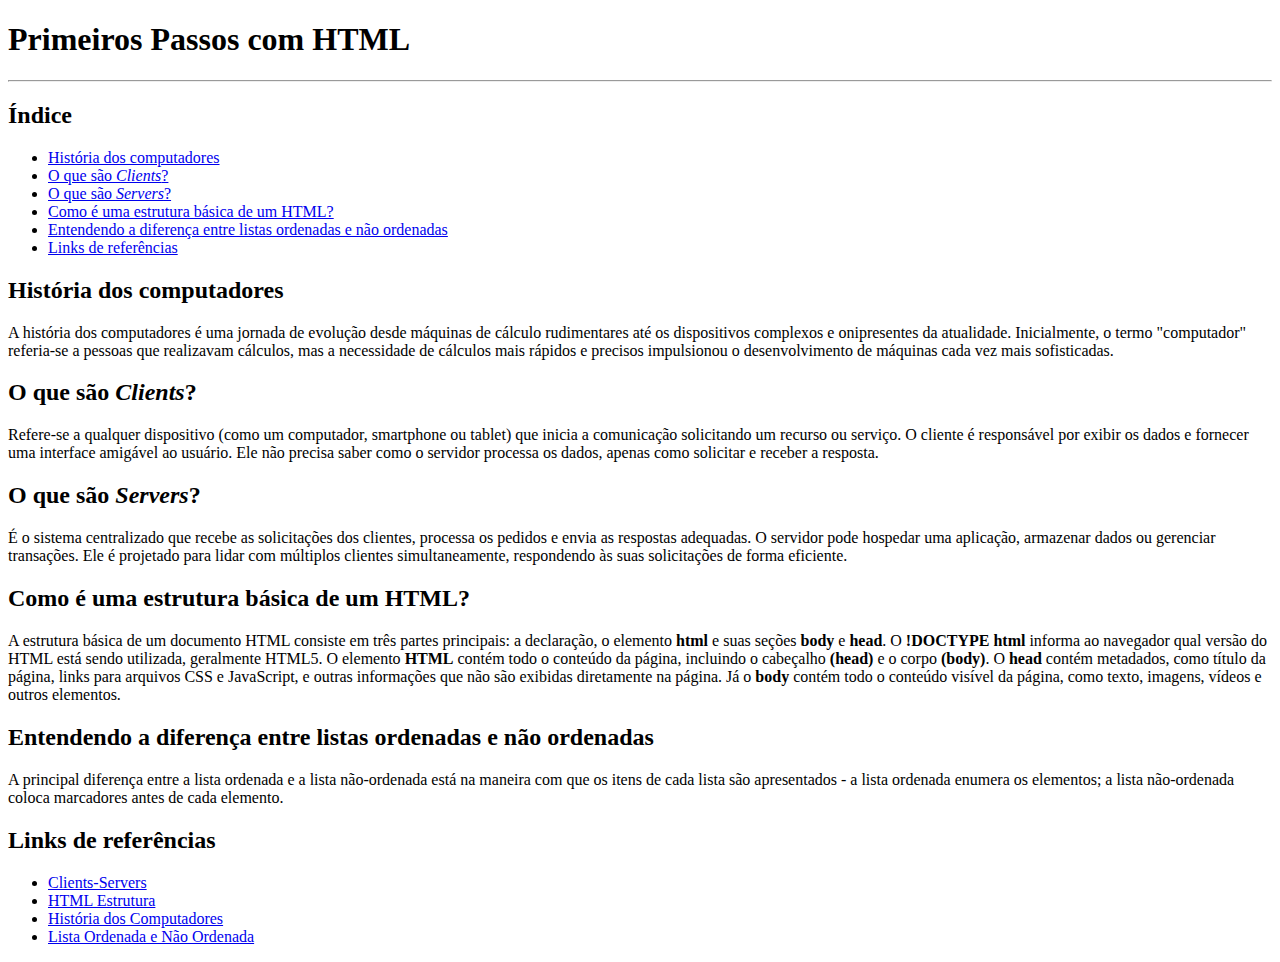
<file: index.html>
<!DOCTYPE html>
<html lang="en">
<head>
    <meta charset="UTF-8">
    <meta http-equiv="X-UA-Compatible" content="IE=edge">
    <meta name="viewport" content="width=device-width, initial-scale=1.0">
    <title>HTML</title>
</head>
<body>
    <h1>Primeiros Passos com HTML</h1>
    <hr />

    <h2 id="indice">Índice</h2>
    <ul>
        <li><a href="#historia-computadores">História dos computadores</a></li>
        <li><a href="#o-que-sao-clients">O que são <i>Clients</i>?</a></li>
        <li><a href="#o-que-sao-servers">O que são <i>Servers</i>?</a></li>
        <li><a href="#estrutura-html">Como é uma estrutura básica de um HTML?</a></li>
        <li><a href="#listas-ordenadas-nao-ordenadas">Entendendo a diferença entre listas ordenadas e não ordenadas</a></li>
        <li><a href="#links-referencias">Links de referências</a></li>
    </ul>

    <h2 id="historia-computadores">História dos computadores</h2>
    <p>A história dos computadores é uma jornada de evolução desde máquinas de cálculo rudimentares até os dispositivos 
        complexos e onipresentes da atualidade. Inicialmente, o termo "computador" referia-se a pessoas que realizavam 
        cálculos, mas a necessidade de cálculos mais rápidos e precisos impulsionou o desenvolvimento de máquinas cada vez 
        mais sofisticadas.</p>

    <h2 id="o-que-sao-clients">O que são <i>Clients</i>?</h2>
    <p>Refere-se a qualquer dispositivo (como um computador, smartphone ou tablet) que inicia a comunicação solicitando um 
        recurso ou serviço. O cliente é responsável por exibir os dados e fornecer uma interface amigável ao usuário. 
        Ele não precisa saber como o servidor processa os dados, apenas como solicitar e receber a resposta.</p>

    <h2 id="o-que-sao-servers">O que são <i>Servers</i>?</h2>
    <p>É o sistema centralizado que recebe as solicitações dos clientes, processa os pedidos e envia as respostas adequadas. 
        O servidor pode hospedar uma aplicação, armazenar dados ou gerenciar transações. Ele é projetado para lidar com múltiplos 
        clientes simultaneamente, respondendo às suas solicitações de forma eficiente.</p>

    <h2 id="estrutura-html">Como é uma estrutura básica de um HTML?</h2>
    <p>A estrutura básica de um documento HTML consiste em três partes principais: a declaração, o elemento <strong>html</strong> e suas 
        seções <strong>body</strong> e <strong>head</strong>. O <strong>!DOCTYPE html</strong> informa ao navegador qual versão do HTML 
        está sendo utilizada, geralmente HTML5. 
        O elemento <strong>HTML</strong> contém todo o conteúdo da página, incluindo o cabeçalho <strong>(head) </strong> e o corpo <strong>(body)</strong>. 
        O <strong>head </strong> contém metadados, como título da página, links para arquivos CSS e JavaScript, e outras informações que não são exibidas 
        diretamente na página. Já o <strong>body</strong> contém todo o conteúdo visível da página, como texto, imagens, vídeos e outros elementos. </p>

    <h2 id="listas-ordenadas-nao-ordenadas">Entendendo a diferença entre listas ordenadas e não ordenadas</h2>
    <p>A principal diferença entre a lista ordenada e a lista não-ordenada está na maneira com que os itens de cada lista são apresentados - 
        a lista ordenada enumera os elementos; a lista não-ordenada coloca marcadores antes de cada elemento.</p>

    <h2 id="links-referencias">Links de referências</h2>
    <ul>
        <li><a href="https://www.dio.me/articles/arquitetura-cliente-servidor-fundamentos-e-aplicacoes">Clients-Servers</a></li>
        <li><a href="https://www.w3schools.com/html/html_intro.asp">HTML Estrutura</a></li>
        <li><a href="https://mundoeducacao.uol.com.br/informatica/evolucao-dos-computadores.htm">História dos Computadores</a></li>
        <li><a href="https://www.alura.com.br/apostila-html-css-javascript/06CA-usando-links-e-listas?srsltid=AfmBOorlDlfSEMbAqLVT-kqAXBOeh8qHhMxqRrZcndzDQpHo5XUFjY7U">Lista Ordenada e Não Ordenada</a></li>
    </ul>
    
</body>
</html>
</file>
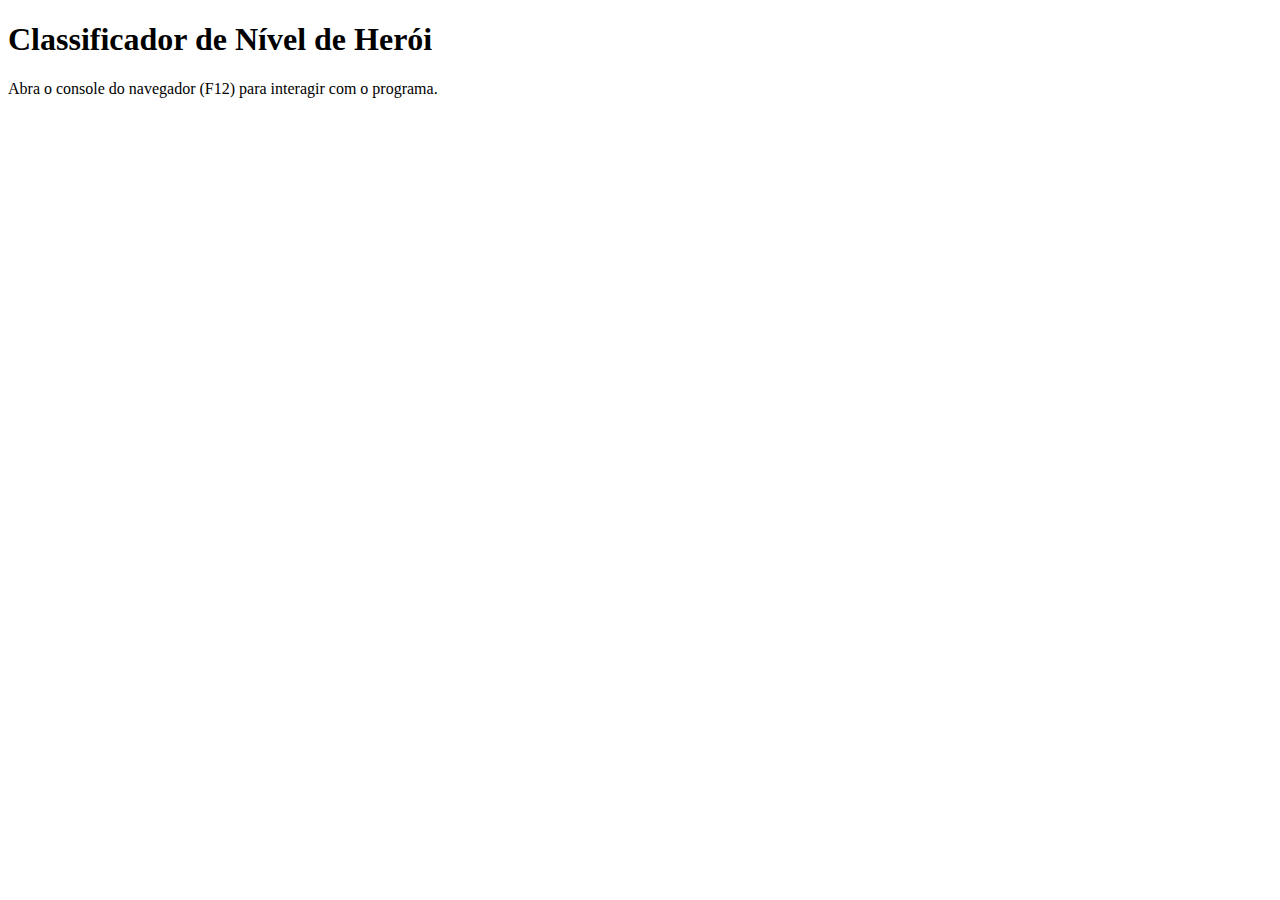
<file: Classificador de Nível de Herói/index.html>
<!DOCTYPE html>
<html lang="pt-BR">
<head>
    <meta charset="UTF-8">
    <meta name="viewport" content="width=device-width, initial-scale=1.0">
    <title>Classificador de Nível</title>
</head>
<body>
    <h1>Classificador de Nível de Herói</h1>
    <p>Abra o console do navegador (F12) para interagir com o programa.</p>
    <script src="script.js"></script>
</body>
</html>
</file>
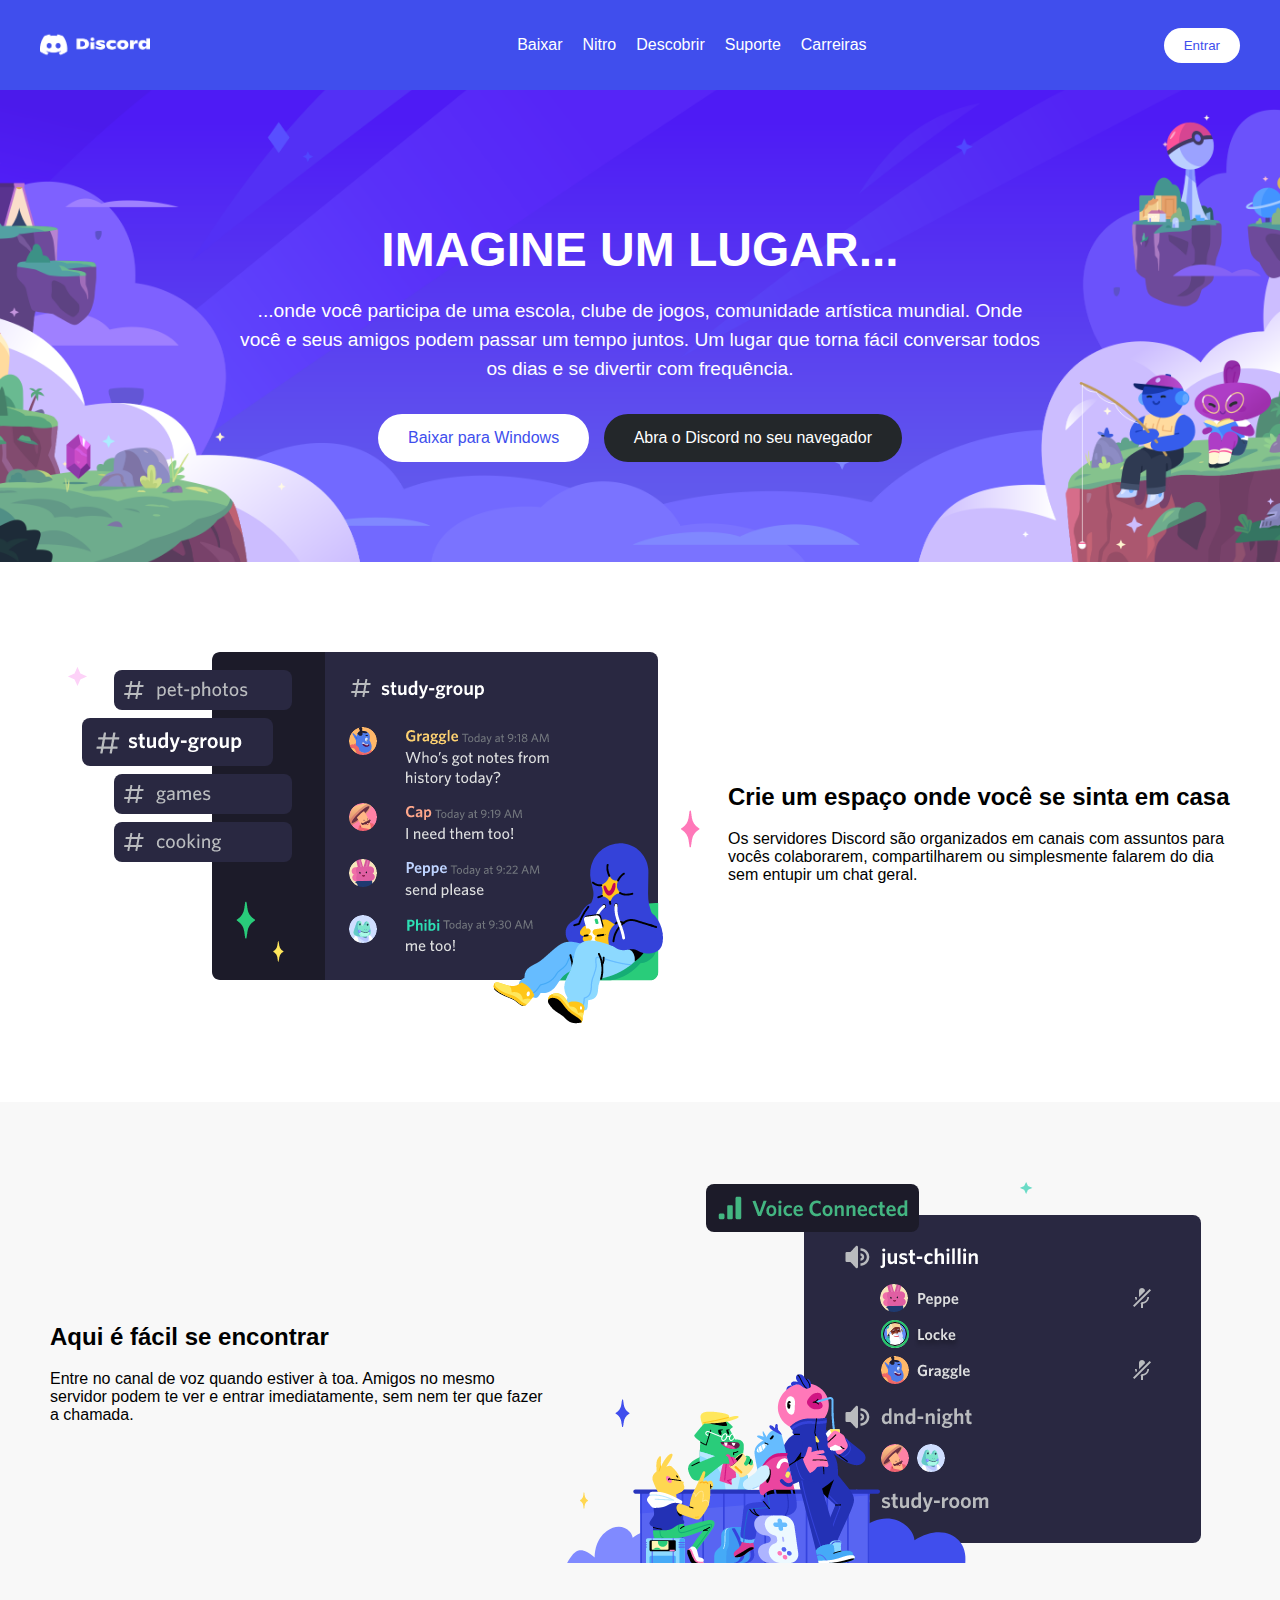
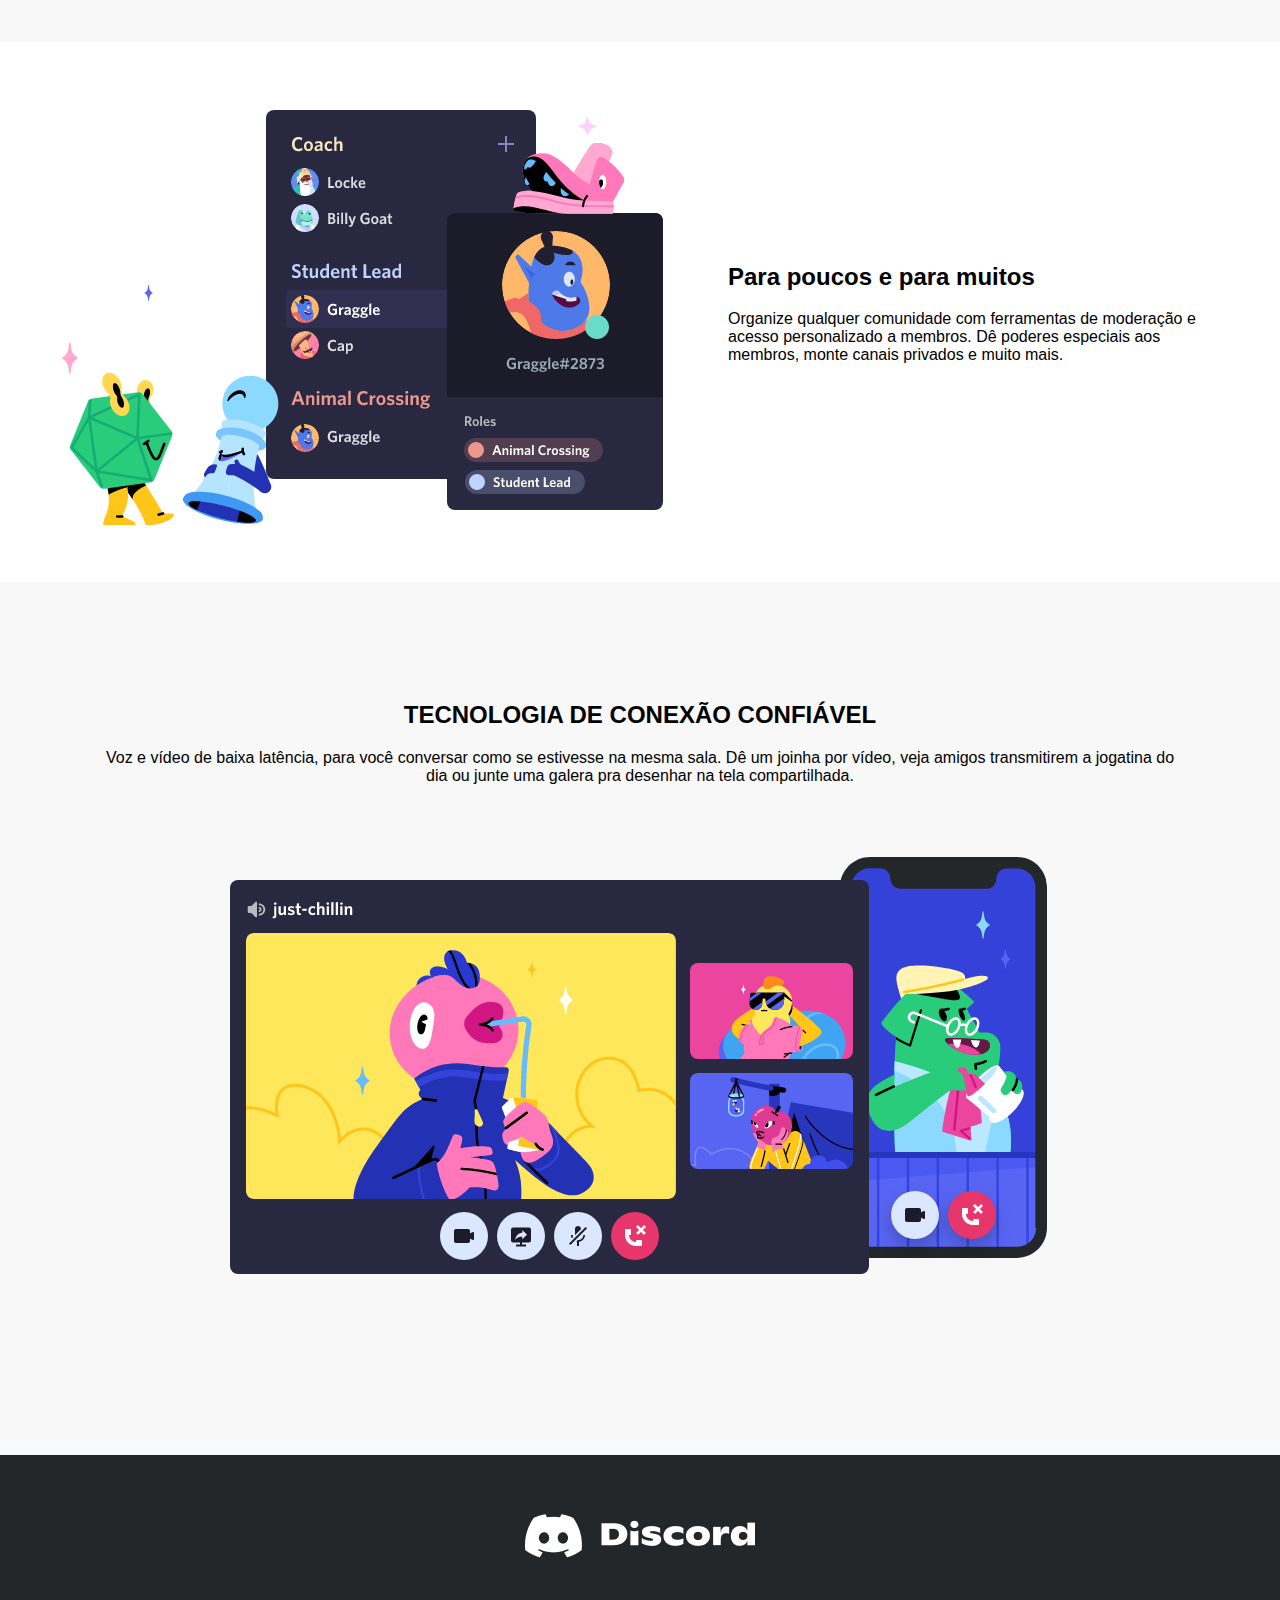
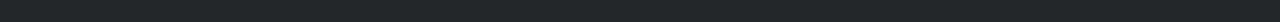
<file: Clone Discord/index.html>
<!DOCTYPE html>
<html lang="pt-BR">
<head>
    <meta charset="UTF-8">
    <meta name="viewport" content="width=device-width, initial-scale=1.0">
    <title>Clone Discord</title>
    <link rel="stylesheet" href="style.css">
</head>
<body>
    <header>
        <nav>
            <div class="logo">
                <img src="./img/logo.png" alt="Discord Logo">
            </div>
            <ul class="menu">
                <li><a href="#">Baixar</a></li>
                <li><a href="#">Nitro</a></li>
                <li><a href="#">Descobrir</a></li>
                <li><a href="#">Suporte</a></li>
                <li><a href="#">Carreiras</a></li>
            </ul>
            <div class="login">
                <button>Entrar</button>
            </div>
        </nav>
    </header>

    <section class="hero">
        <div class="hero-content">
            <h1>IMAGINE UM LUGAR...</h1>
            <p>...onde você participa de uma escola, clube de jogos, comunidade artística mundial. Onde você e seus amigos podem passar um tempo juntos. Um lugar que torna fácil conversar todos os dias e se divertir com frequência.</p>
            <div class="hero-buttons">
                <button class="download-button">Baixar para Windows</button>
                <button class="open-in-browser">Abra o Discord no seu navegador</button>
            </div>
        </div>
    </section>

    <section class="section-1">
      <div class="container-1">
        <img src="./img/img.png" alt="Tela Discord 1">
        <div class="text-1">
          <h2>Crie um espaço onde você se sinta em casa</h2>
          <p>Os servidores Discord são organizados em canais com assuntos para vocês colaborarem, compartilharem ou simplesmente falarem do dia sem entupir um chat geral.</p>
        </div>
      </div>
    </section>

    <section class="section-2">
      <div class="container-2">
         <img src="./img/img2.png" alt="Tela Discord 2">
        <div class="text-2">
          <h2>Aqui é fácil se encontrar</h2>
          <p>Entre no canal de voz quando estiver à toa. Amigos no mesmo servidor podem te ver e entrar imediatamente, sem nem ter que fazer a chamada.</p>
        </div>
      </div>
    </section>

    <section class="section-3">
      <div class="container-3">
        <img src="./img/img3.png" alt="Tela Discord 3">
        <div class="text-3">
          <h2>Para poucos e para muitos</h2>
          <p>Organize qualquer comunidade com ferramentas de moderação e acesso personalizado a membros. Dê poderes especiais aos membros, monte canais privados e muito mais.</p>
        </div>
      </div>
    </section>

    <section class="section-4">
      <div class="container-4">
        <h2>TECNOLOGIA DE CONEXÃO CONFIÁVEL</h2>
        <p>Voz e vídeo de baixa latência, para você conversar como se estivesse na mesma sala. Dê um joinha por vídeo, veja amigos transmitirem a jogatina do dia ou junte uma galera pra desenhar na tela compartilhada.</p>
        <img src="./img/img4.png" alt="Tela Discord 4">
      </div>
    </section>

    <footer>
        <div class="footer-section-3">
            <div class="footer-division">
                <img src="./img/logo.png" alt="Discord logo">
            </div>
        </div>
    </footer>
</body>
</html>
</file>
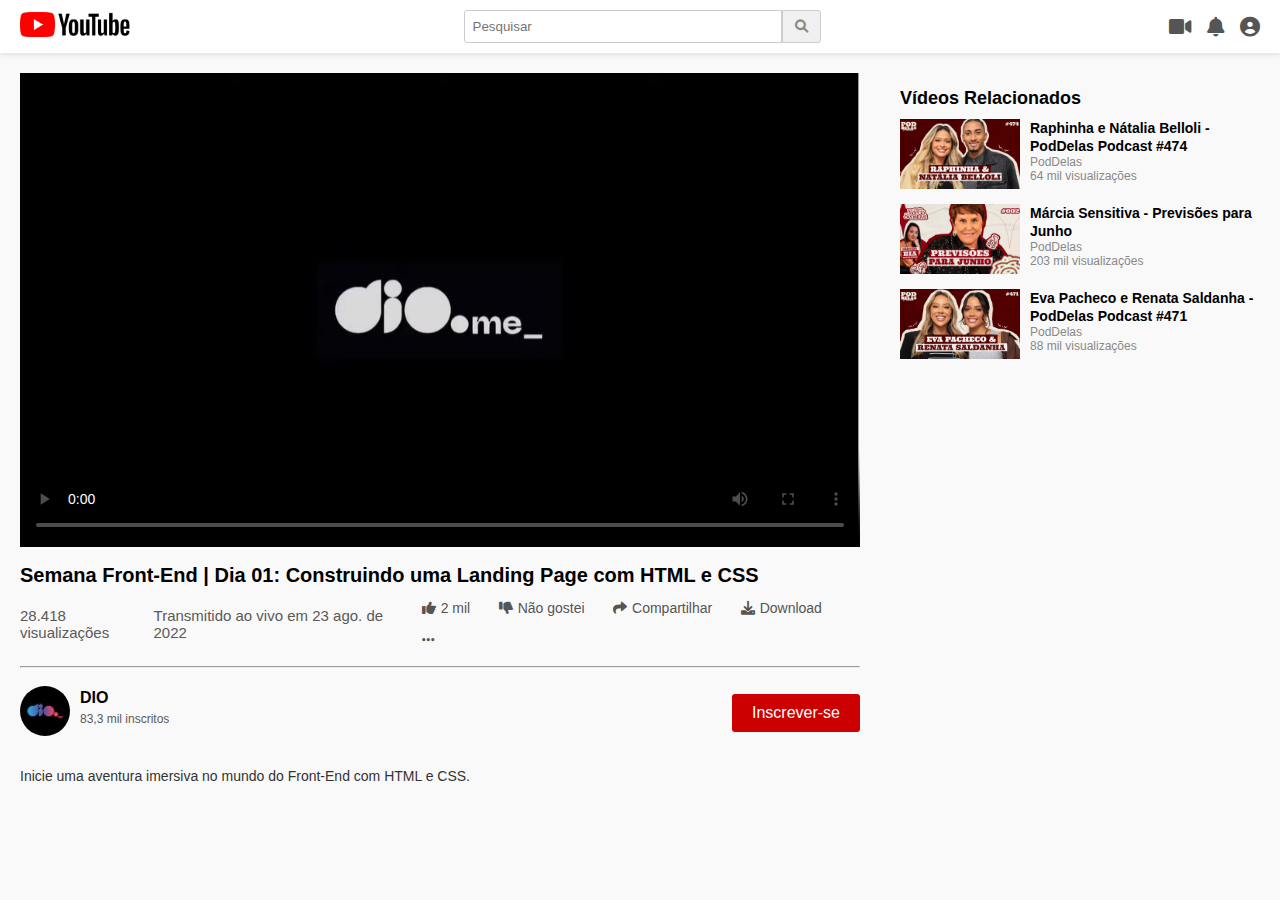
<file: Clone Youtube/index.html>
<!DOCTYPE html>
<html lang="pt-BR">
<head>
    <meta charset="UTF-8">
    <meta name="viewport" content="width=device-width, initial-scale=1.0">
    <link rel="stylesheet" href="style.css">
    <link rel="stylesheet" href="https://cdnjs.cloudflare.com/ajax/libs/font-awesome/6.0.0/css/all.min.css" integrity="sha512-9usAa10IRO0HhonpyAIVpjrylPvoDwiPUiKdWk5t3PyolY1cOd4DSE0Ga+ri4AuTroPR5aQvXU9xC6qOPnzFeg==" crossorigin="anonymous" referrerpolicy="no-referrer" />
    <title>Clone YouTube</title>
</head>
<body>
    <header class="header">
        <div class="logo">
              <img src="./img/youtube.png" alt="logo" width="110">
        </div>
        <div class="search-bar">
            <input type="text" placeholder="Pesquisar">
            <button><i class="fas fa-search"></i></button>
        </div>
        <div class="user-icons">
            <i class="fas fa-video"></i>
            <i class="fas fa-bell"></i>
            <i class="fas fa-user-circle"></i>
        </div>
    </header>

    <div class="watch-container">
        <div class="video-player">
            <video controls width="100%" poster="./img/image.png"></video>
            <div class="video-info">
                <h1 class="video-title">Semana Front-End | Dia 01: Construindo uma Landing Page com HTML e CSS</h1>
                <div class="video-stats">
                    <p>28.418 visualizações</p>
                    <p>Transmitido ao vivo em 23 ago. de 2022</p>
                    <div class="video-actions">
                        <button><i class="fas fa-thumbs-up"></i>2 mil</button>
                        <button><i class="fas fa-thumbs-down"></i>Não gostei</button>
                        <button><i class="fas fa-share"></i>Compartilhar</button>
                        <button><i class="fas fa-download"></i>Download</button>
                        <button><i class="fas fa-ellipsis-h"></i></button>
                    </div>
                </div>
            </div>
            <hr>
            <div class="channel-info">
                <div class="channel-details">
                    <a href="#">
                        <img src="./img/channels4_profile.jpg" alt="Ícone do Canal">
                    </a>
                    <div class="channel-name">
                        <a href="#">DIO</a>
                        <p>83,3 mil inscritos</p>
                    </div>
                </div>
                <button class="subscribe-button">Inscrever-se</button>
            </div>
            <div class="video-description">
                <p>Inicie uma aventura imersiva no mundo do Front-End com HTML e CSS.</p>
            </div>
        </div>
        <aside class="related-videos">
            <h2>Vídeos Relacionados</h2>
            <div class="related-video">
                <img src="img/img1.jpg" alt="Miniatura do Vídeo Relacionado">
                <div class="related-video-info">
                    <a href="#">Raphinha e Nátalia Belloli - PodDelas Podcast #474</a>
                    <p>PodDelas</p>
                    <p>64 mil visualizações</p>
                </div>
            </div>
            <div class="related-video">
                <img src="img/img2.jpg" alt="Miniatura do Vídeo Relacionado">
                <div class="related-video-info">
                    <a href="#">Márcia Sensitiva - Previsões para Junho</a>
                    <p>PodDelas</p>
                    <p>203 mil visualizações</p>
                </div>
            </div>
            <div class="related-video">
                <img src="img/img3.jpg" alt="Miniatura do Vídeo Relacionado">
                <div class="related-video-info">
                    <a href="#">Eva Pacheco e Renata Saldanha - PodDelas Podcast #471</a>
                    <p>PodDelas</p>
                    <p>88 mil visualizações</p>
                </div>
            </div>
            <!-- Mais vídeos relacionados aqui -->
        </aside>
    </div>
</body>
</html>
</file>
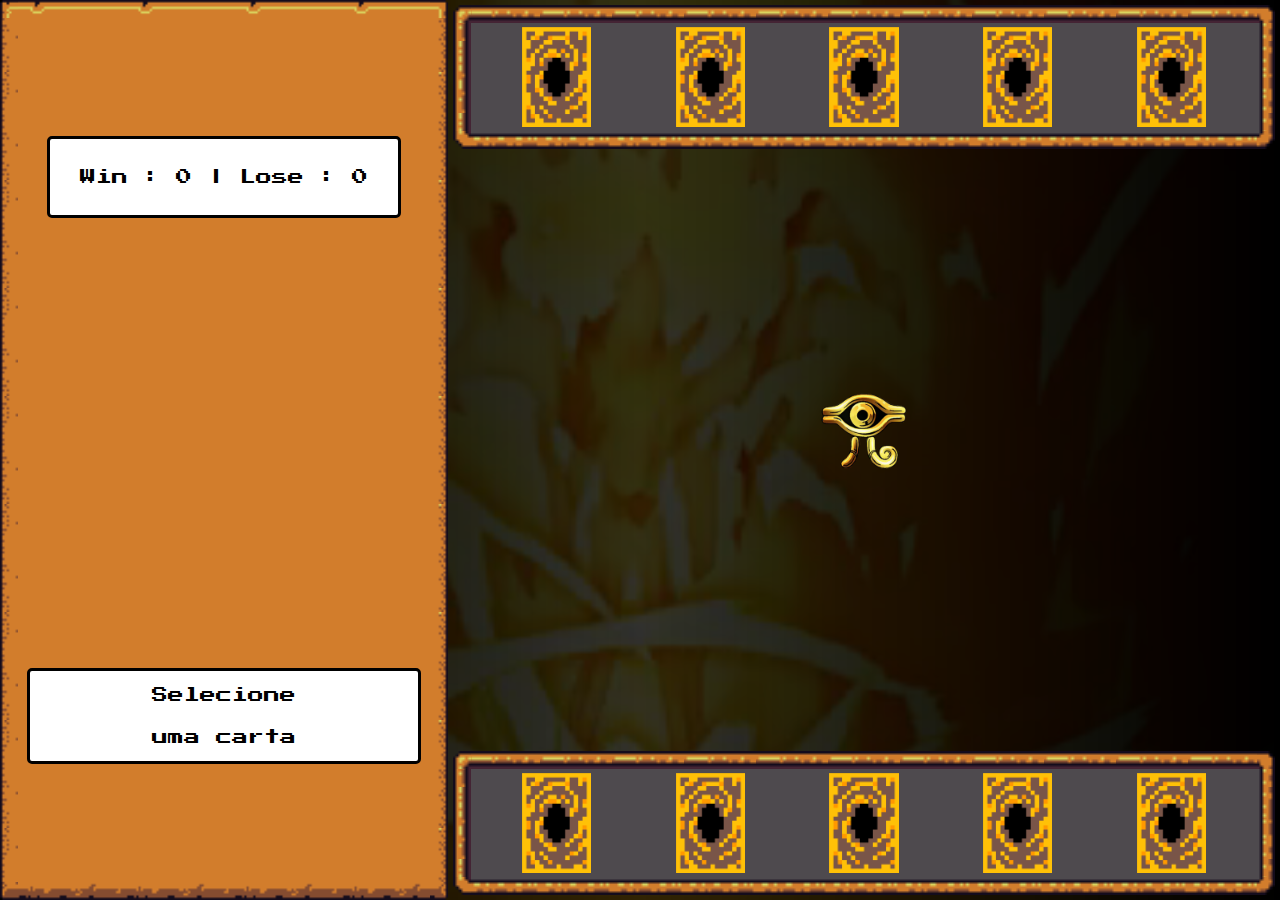
<file: jogo yu-gi-oh/index.html>
<!DOCTYPE html>
<html lang="pt-br">
<head>
    <meta charset="UTF-8">
    <meta name="viewport" content="width=device-width, initial-scale=1.0">

    <!-- reset css -->
    <link rel="stylesheet" href="./src/styles/reset.css">

    <!-- framework -->
    <link rel="stylesheet" href="./src/styles/buttons.css">
    <link rel="stylesheet" href="./src/styles/containers_and_frames.css">

    <!-- fonts -->
    <link rel="preconnect" href="https://fonts.googleapis.com">
    <link rel="preconnect" href="https://fonts.gstatic.com" crossorigin>
    <link href="https://fonts.googleapis.com/css2?family=Press+Start+2P&display=swap" rel="stylesheet">

    <!-- favicon -->
    <link rel="shortcut icon" href="./src/assets/favicon/Favicon.ico" type="image/x-icon">

    <!-- main style -->
    <link rel="stylesheet" href="./src/styles/main.css">
    <title>Yu-Gi-Oh</title>
</head>

<body>
    <audio id="bgm" loop>
        <source src="./src/assets/audios/egyptian_duel.mp3" type="audio/mp3" />
    </audio>
    
    <div class="bg-video">
        <video class="video" autoplay loop muted>
            <source src="./src/assets/video/yugi.mp4" type="video/mp4" />
        </video>
    </div>

    <div class="container">
        <div class="container__left framed-golden-2">
            <div class="score_box frame">
                <span id="score_points">Win : 0 | Lose : 0</span>
            </div>
            <div class="menu_avatar">
                <img id="card-image">
            </div>
            <div class="card_details frame">
                <p id="card-name">Selecione</p>
                <p id="card-type">uma carta</p>
            </div>
        </div>
        <div class="container__right">
            <div class="card-box__container">
                <div class="card-box framed" id="computer-cards"></div>        

                <div class="card-versus__container debug">
                    <div class="versus-top">
                        <div class="card-infield">
                            <img id="player-field-card" height="180px" width="125px">
                        </div>
                        <img height="100px" src="./src/assets/icons/millenium2.png">
                        <div class="card-infield">
                            <img id="computer-field-card" height="180px" width="125px">
                        </div>
                    </div>

                    <div class="versus-bottom">
                        <button id="next-duel" class="rpgui-button" onclick="resetDuel()">GANHOU</button>
                    </div>
                </div>

                <div class="card-box framed" id="player-cards"></div>

            </div>
        </div>
    </div>
    <script src="./src/scripts/engine.js" defer></script>
</body>
</html>
</file>
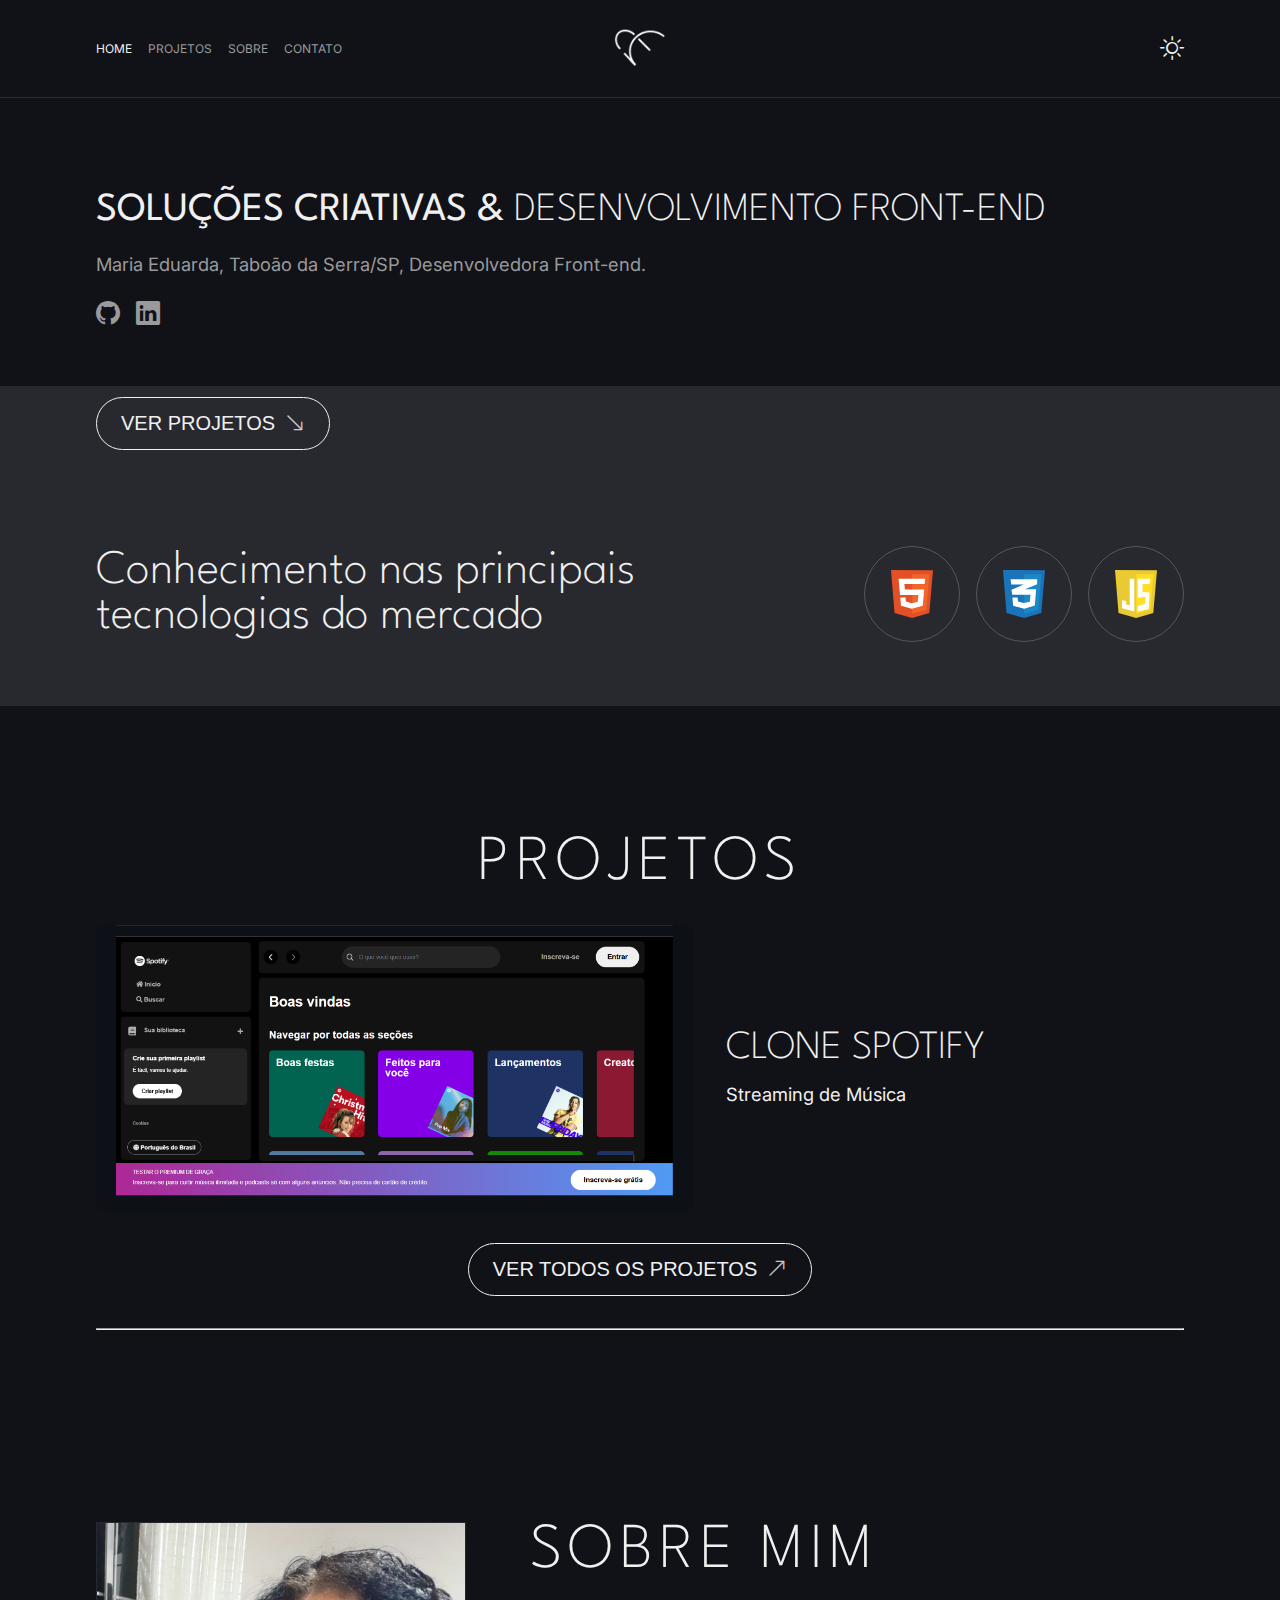
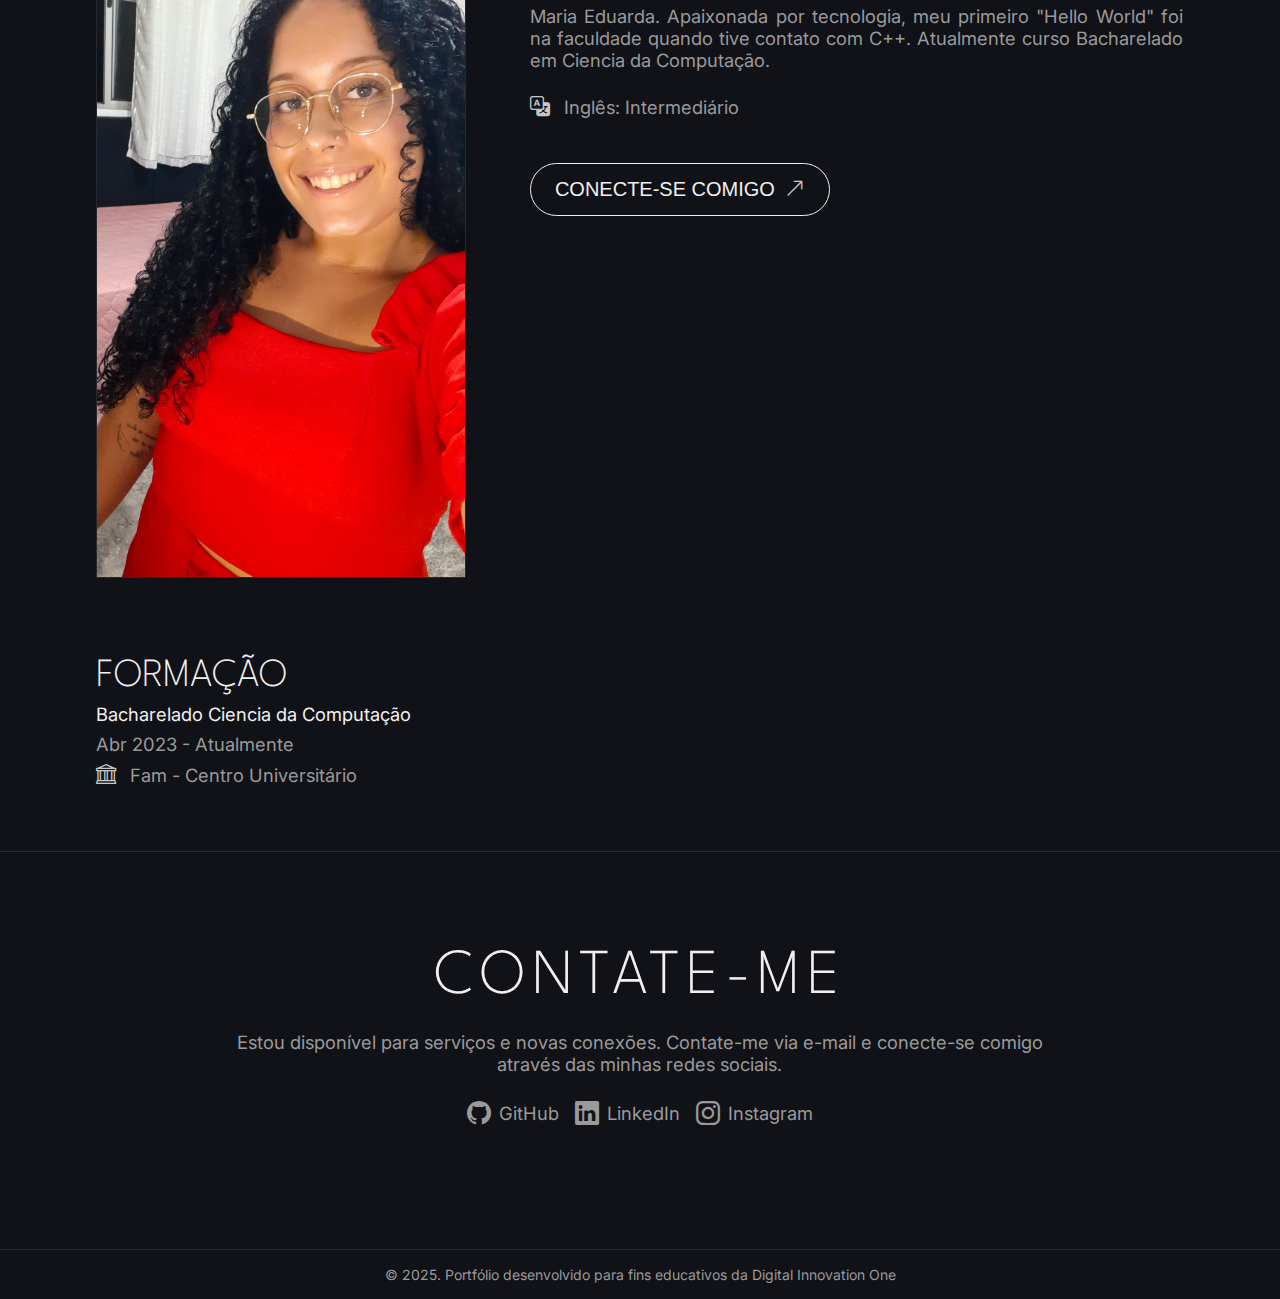
<file: Portfolio/index.html>
<!DOCTYPE html>
<html lang="pt-BR" data-theme="dark">
<head>
  <meta charset="UTF-8">
  <meta name="viewport" content="width=device-width, initial-scale=1.0">
  <title>Portfolio</title>
  <meta name="description" content="Portfólio da desenvolvedora front-End Maria Eduarda para compartilhar projetos e habilidades desenvolvidas.">

  <link rel="shortcut icon" href="favicon.ico" type="image/x-icon">
  <link rel="stylesheet" href="https://cdn.jsdelivr.net/npm/bootstrap-icons@1.10.5/font/bootstrap-icons.css">
  <link rel="stylesheet" href="assets/css/styles.css">
</head>
<body>
  <header class="header">
    <nav class="header__nav">
      <ul class="menu menu--principal">
        <li class="menu__item">
          <a class="menu__link active" href="#home">
            <span class="menu__text">Home</span>
          </a>
        </li>
        <li class="menu__item">
          <a class="menu__link" href="#projetos">
            <span class="menu__text">Projetos</span>
          </a>
        </li>
        <li class="menu__item">
          <a class="menu__link" href="#sobre">
            <span class="menu__text">Sobre</span>
          </a>
        </li>
        <li class="menu__item">
          <a class="menu__link" href="#contato">
            <span class="menu__text">Contato</span>
          </a>
        </li>
      </ul>
    </nav>
    <div class="header__brand">
      <a href="#home">
        <img class="brand__logo" src="assets/images/logo-ea.png" alt="Logo EA">
      </a>
    </div>
    <div class="header__toggle">
      <i id="toggleTheme" class="bi bi-sun"></i>
    </div>
  </header>
  <nav class="nav--mobile">
    <ul class="menu menu--mobile">
      <li class="menu__item">
        <a class="menu__link active" href="#home">
          <i class="menu__icon bi bi-house-door"></i>
          <span class="menu__text">Home</span>
        </a>
      </li>
      <li class="menu__item">
        <a class="menu__link" href="#projetos">
          <i class="menu__icon bi bi-window-stack"></i>
          <span class="menu__text">Projetos</span>
        </a>
      </li>
      <li class="menu__item">
        <a class="menu__link" href="#sobre">
          <i class="menu__icon bi bi-person"></i>
          <span class="menu__text">Sobre</span>
        </a>
      </li>
      <li class="menu__item">
        <a class="menu__link" href="#contato">
          <i class="menu__icon bi bi-envelope"></i>
          <span class="menu__text">Contato</span>
        </a>
      </li>
    </ul>
  </nav>

  <main id="home">
    <div class="main__content1">
      <h3><b>Soluções Criativas &</b> Desenvolvimento Front-end</h3>
      <p>Maria Eduarda, Taboão da Serra/SP, Desenvolvedora Front-end.</p> 
      <ul class="menu menu--social">
        <li>
          <a class="menu__link" href="https://github.com/MaduAraujo" target="_blank">
            <i class="menu__icon bi bi-github"></i>
          </a>
        </li>
        <li>
          <a class="menu__link" href="https://www.linkedin.com/in/mariaeduarda2801/" target="_blank">
            <i class="menu__icon bi bi-linkedin"></i>
          </a>
        </li>
      </ul>
      <a href="#projetos">
        <button class="btn btn--primary">
          <span>Ver Projetos</span>
          <i class="bi bi-arrow-down-right"></i>
        </button>  
      </a>
    </div>
  </main>

  <section class="technologies">
    <h2>Conhecimento nas principais tecnologias do mercado</h2>
    <ul class="technologies__list">
      <li class="technologies__item">
        <img class="technologies__logo" src="assets/images/technologies/html.svg" alt="Logo HTML">
      </li>
      <li class="technologies__item">
        <img class="technologies__logo" src="assets/images/technologies/css.svg" alt="Logo CSS">
      </li>
      <li class="technologies__item">
        <img class="technologies__logo" src="assets/images/technologies/javascript.svg" alt="Logo JavaScript">
      </li>
    </ul>
  </section>

  <section id="projetos" class="projects">
    <h2>Projetos</h2>
    <div class="projects__container">
      <div class="projects__card">
        <img class="card__cover" src="./assets/images/image.png" alt="Clone Spotify">
        <div class="card__body">
          <h3 class="card__title">Clone Spotify</h3>
          <p class="card__description">Streaming de Música</p>
          </div>
        </div>
      </div>
      <a href="https://github.com/MaduAraujo">
        <button class="btn btn--primary">
          <span>Ver Todos os Projetos</span>
          <i class="bi bi-arrow-up-right"></i>
        </button>  
      </a>
      <hr>
    </div>
  </section>

  <section id="sobre" class="about">
    <div class="about__content1">
      <img class="about__photo" src="./assets/images/avatar.jpeg" alt="">
      <div class="about__description">
        <h2>Sobre mim</h2>
        <p>Maria Eduarda. Apaixonada por tecnologia, meu primeiro "Hello World" foi na faculdade quando tive contato com C++. Atualmente curso Bacharelado em Ciencia da Computação.
        </p>  
        <div class="about__icons">
          <i class="bi bi-translate"></i>
          <span>Inglês: Intermediário</span>
        </div>
        <div class="description__buttons">
          <a href="https://www.linkedin.com/in/mariaeduarda2801/" target="_blank">
            <button class="btn btn--primary">
              <span>Conecte-se Comigo</span>
              <i class="bi bi-arrow-up-right"></i>
            </button> 
          </a>
        </div>
      </div>
    </div>
    <div class="about__content2">
      <div class="col1">
        <div class="row1">
          <h3>Formação</h3>
          <h4>Bacharelado Ciencia da Computação</h4>
          <span>Abr 2023 - Atualmente</span>
          <div class="about__icons">
            <i class="bi bi-bank"></i>
            <span>Fam - Centro Universitário</span>
          </div>
        </div>
      </div>
  </section>
  
  <section id="contato" class="contact">
    <h2>Contate-me</h2>
    <p>Estou disponível para serviços e novas conexões. Contate-me via 
      e-mail e conecte-se comigo através das minhas redes sociais.
    </p>
    <ul class="menu menu--social">
      <li>
        <a class="menu__link" href="https://github.com/MaduAraujo" target="_blank">
          <i class="menu__icon bi bi-github"></i>
          <span>GitHub</span>
        </a>
      </li>
      <li>
        <a class="menu__link" href="https://www.linkedin.com/in/mariaeduarda2801/" target="_blank">
          <i class="menu__icon bi bi-linkedin"></i>
          <span>LinkedIn</span>
        </a>
      </li>
      <li>
        <a class="menu__link" href="" target="_blank">
          <i class="menu__icon bi bi-instagram"></i>
          <span>Instagram</span>
        </a>
      </li>
    </ul>
  </section>

  <footer>
    <p>
      © 2025. Portfólio desenvolvido para fins educativos da
      <a href="https://www.dio.me/" target="_blank">Digital Innovation One</a>
    </p>
  </footer>
  <script src="assets/js/scripts.js"></script>
</body>
</html>
</file>
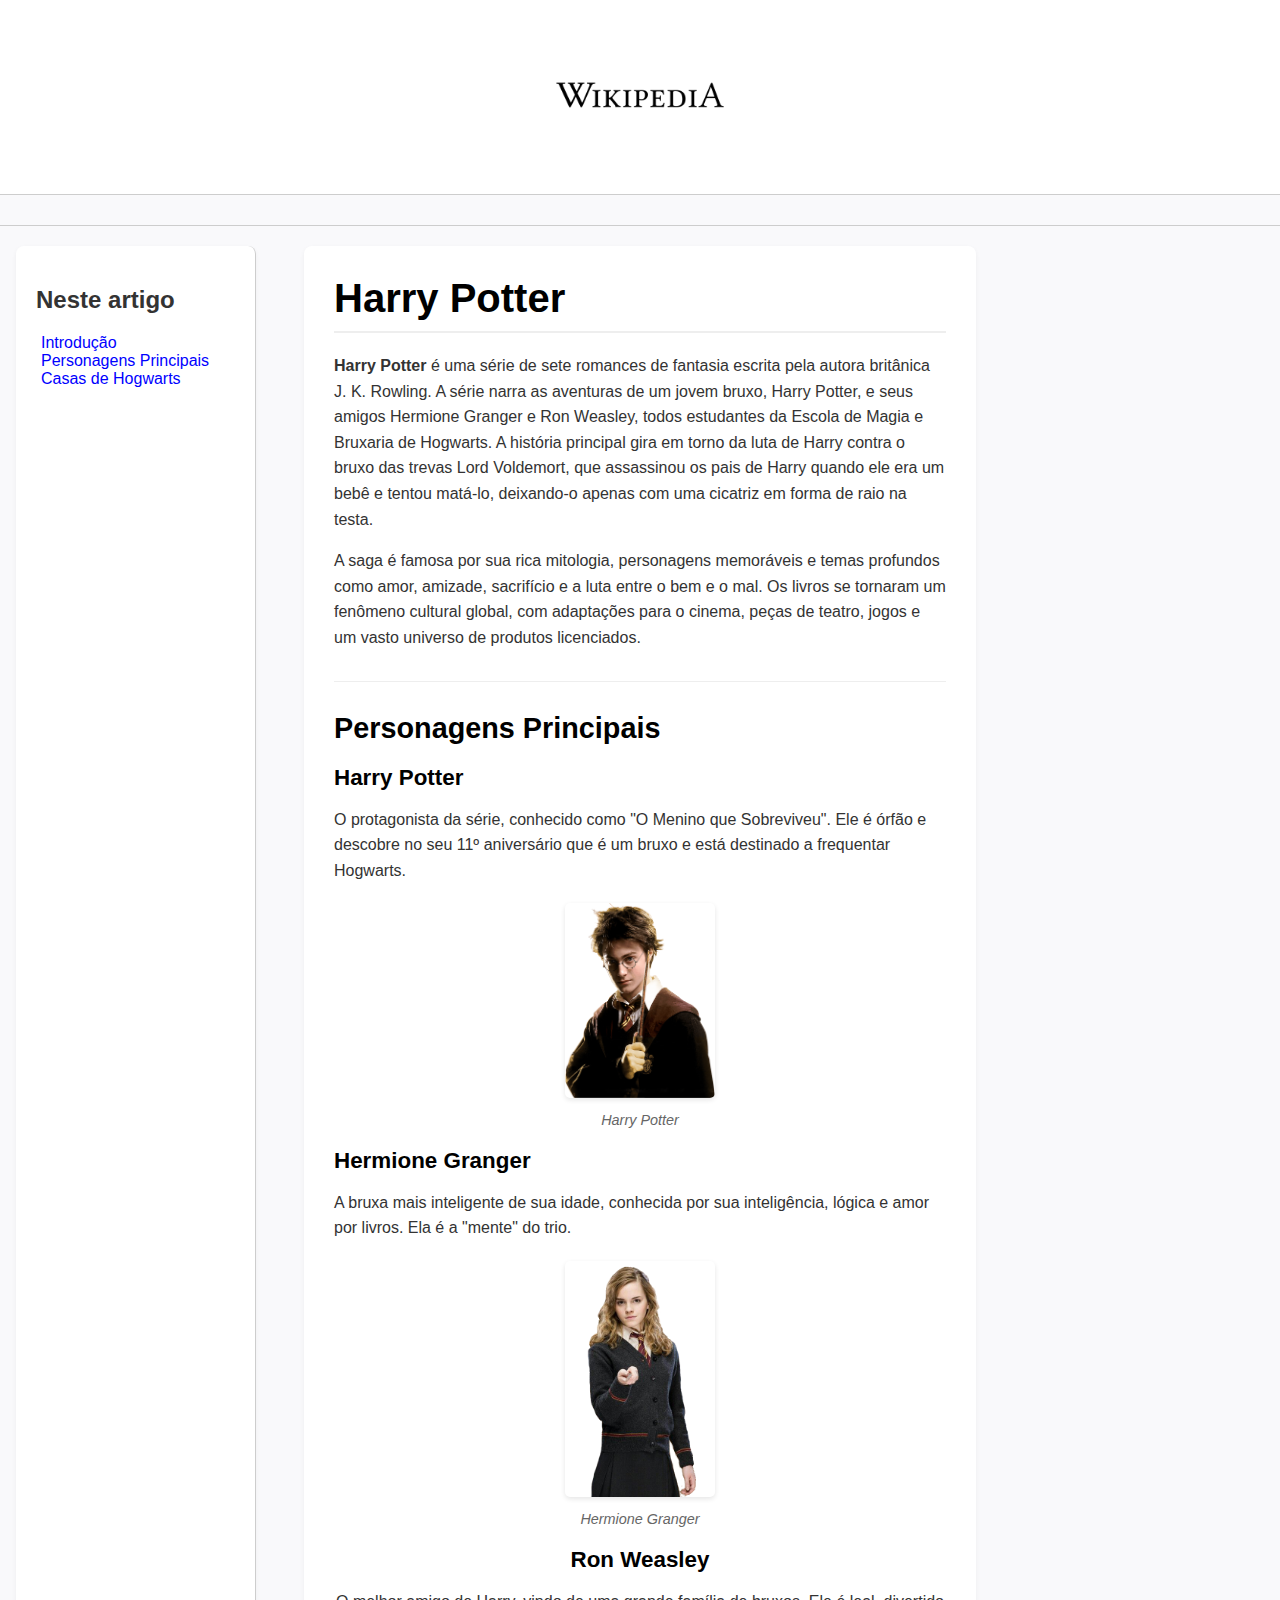
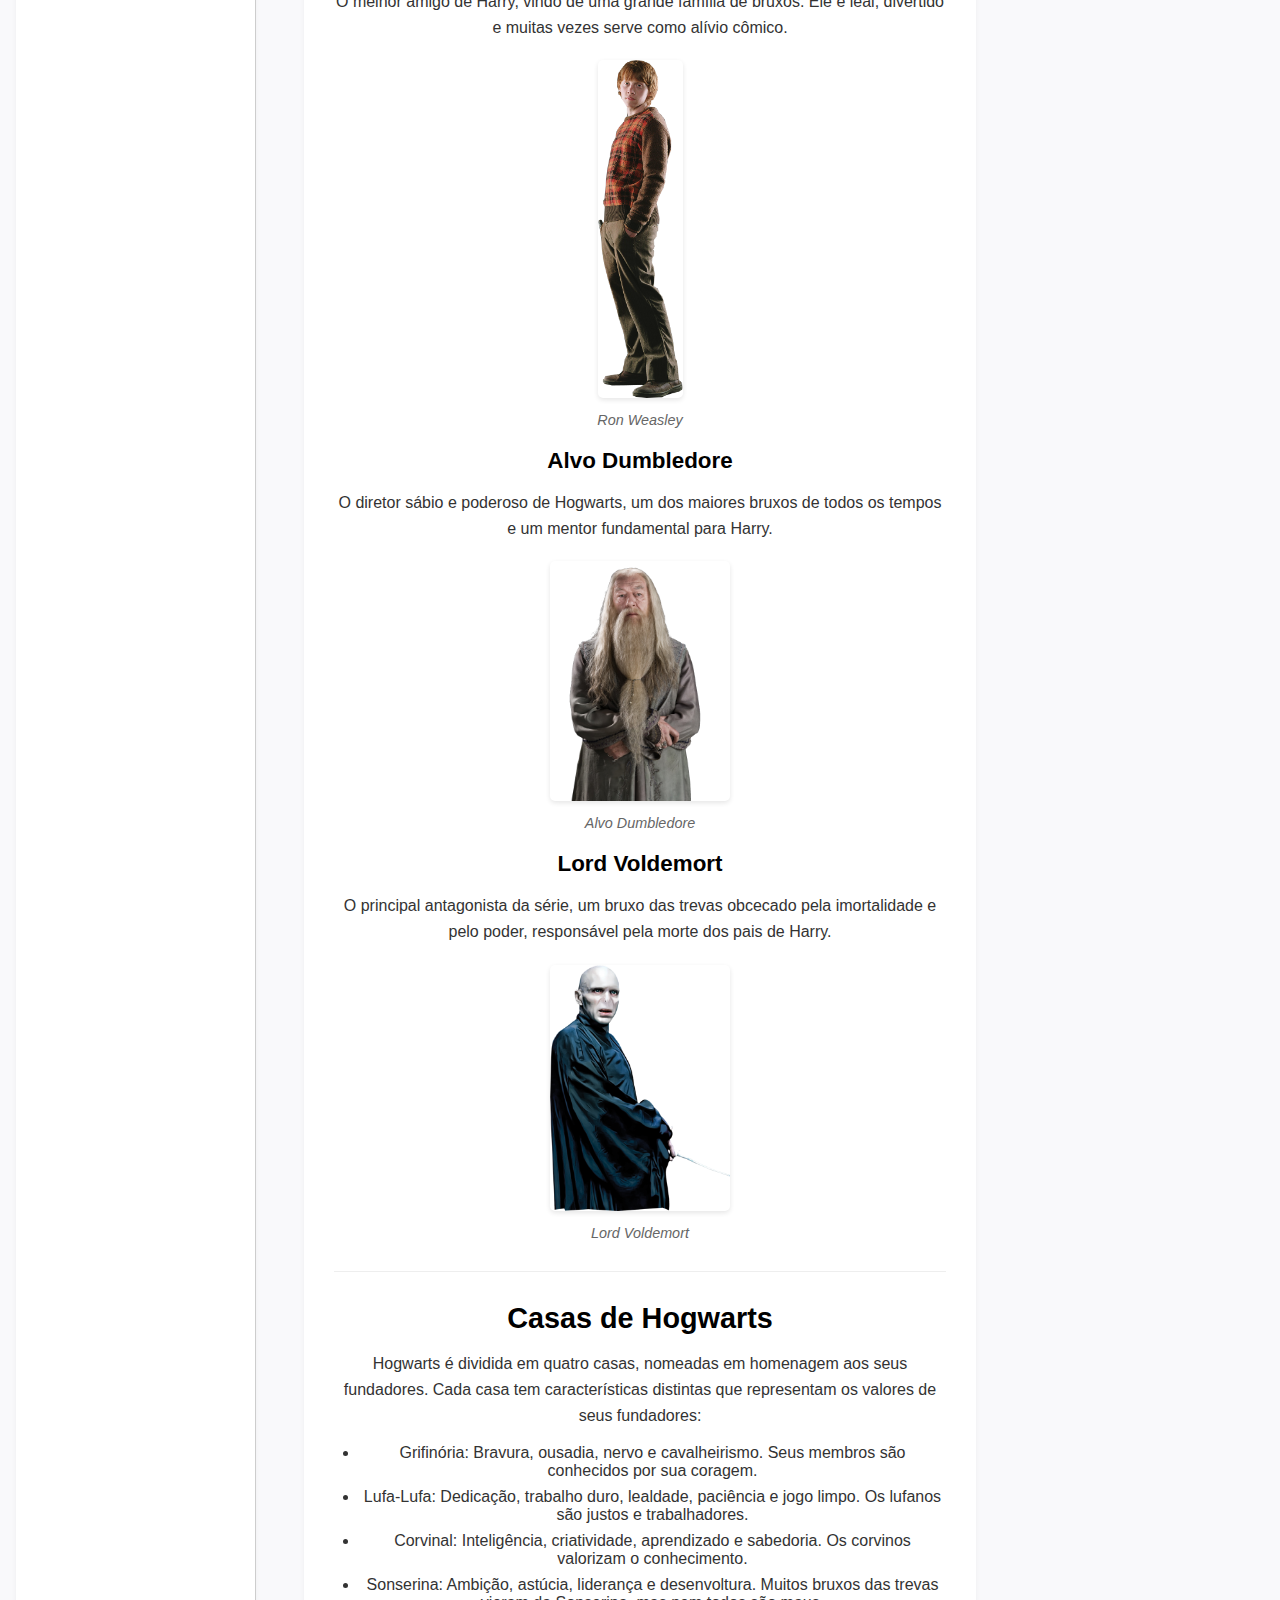
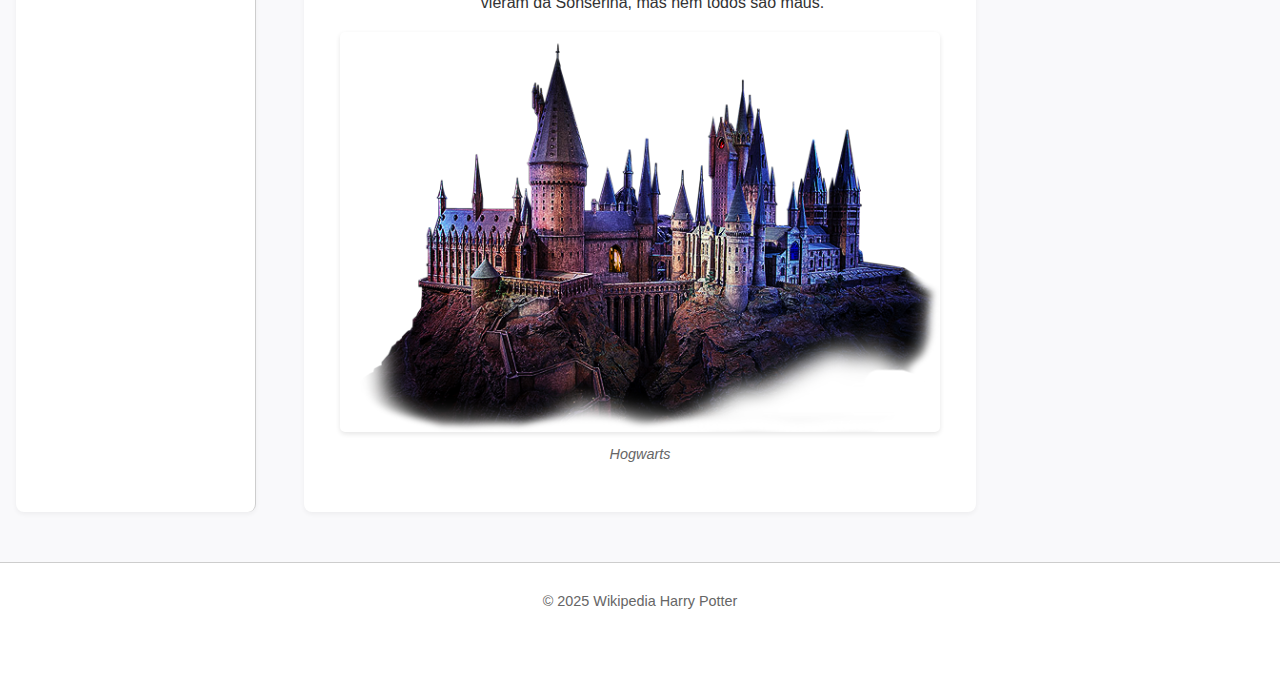
<file: Wikipedia/index.html>
<!DOCTYPE html>
<html lang="pt-br">
<head>
    <meta charset="UTF-8">
    <meta http-equiv="X-UA-Compatible" content="IE=edge">
    <meta name="viewport" content="width=device-width, initial-scale=1.0">
    <title>Wikipedia</title>
    <link rel="stylesheet" href="style.css">
</head>
<body>

    <div class="header"> 
        <div class="logo">
            <img src= "img/logo.png" width="200"/>
        </div>
    </div>

    <div class="bar"></div>

    <div class="content">
        <div class="sidebar">
            <h2>Neste artigo</h2>
            <ul>
                <li><a href="#introducao">Introdução</a></li>
                <li><a href="#personagens">Personagens Principais</a></li>
                <li><a href="#casas">Casas de Hogwarts</a></li>
            </ul>
        </div>

        <div class="main">
            <h1 id="introducao">Harry Potter</h1>
            <p><strong>Harry Potter</strong> é uma série de sete romances de fantasia escrita pela autora britânica J. K. Rowling. 
                A série narra as aventuras de um jovem bruxo, Harry Potter, e seus amigos Hermione Granger e Ron Weasley, todos estudantes 
                da Escola de Magia e Bruxaria de Hogwarts. A história principal gira em torno da luta de Harry contra o bruxo das trevas Lord 
                Voldemort, que assassinou os pais de Harry quando ele era um bebê e tentou matá-lo, deixando-o apenas com uma cicatriz em forma 
                de raio na testa.</p>
            <p>A saga é famosa por sua rica mitologia, personagens memoráveis e temas profundos como amor, amizade, sacrifício e a luta entre o 
                bem e o mal. Os livros se tornaram um fenômeno cultural global, com adaptações para o cinema, peças de teatro, jogos e um vasto universo 
                de produtos licenciados.</p>
            
            <hr>

            <h2 id="personagens">Personagens Principais</h2>
            <h3>Harry Potter</h3>
            <p>O protagonista da série, conhecido como "O Menino que Sobreviveu". Ele é órfão e descobre no seu 11º aniversário que é um bruxo e está destinado a frequentar Hogwarts.</p>
            <figure>
            <img src="./img/harry.png" alt="Harry Potter" width="150">
            <figcaption>Harry Potter</figcaption>
        </figure>
            <h3>Hermione Granger</h3>
            <p>A bruxa mais inteligente de sua idade, conhecida por sua inteligência, lógica e amor por livros. Ela é a "mente" do trio.</p>
            <figure>
            <img src="./img/hermione.png" alt="Hermione Granger " width="150">
            <figcaption>Hermione Granger</figcaption>
            <h3>Ron Weasley</h3>
            <p>O melhor amigo de Harry, vindo de uma grande família de bruxos. Ele é leal, divertido e muitas vezes serve como alívio cômico.</p>
            <figure>
            <img src="./img/rony.png" alt="Ron Weasley" width="85">
            <figcaption>Ron Weasley</figcaption>
            <h3>Alvo Dumbledore</h3>
            <p>O diretor sábio e poderoso de Hogwarts, um dos maiores bruxos de todos os tempos e um mentor fundamental para Harry.</p>
            <figure>
            <img src="./img/Alvo.png" alt="Alvo Dumbledore" width="180">
            <figcaption>Alvo Dumbledore</figcaption>
            <h3>Lord Voldemort</h3>
            <p>O principal antagonista da série, um bruxo das trevas obcecado pela imortalidade e pelo poder, responsável pela morte dos pais de Harry.</p>
            <figure>
            <img src="./img/lord.png" alt="Lord Voldemort" width="180">
            <figcaption>Lord Voldemort</figcaption>

            <hr>

            <h2 id="casas">Casas de Hogwarts</h2>
            <p>Hogwarts é dividida em quatro casas, nomeadas em homenagem aos seus fundadores. Cada casa tem características distintas que representam os valores de seus fundadores:</p>
            <ul>
                <li>Grifinória: Bravura, ousadia, nervo e cavalheirismo. Seus membros são conhecidos por sua coragem.</li>
                <li>Lufa-Lufa: Dedicação, trabalho duro, lealdade, paciência e jogo limpo. Os lufanos são justos e trabalhadores.</li>
                <li>Corvinal: Inteligência, criatividade, aprendizado e sabedoria. Os corvinos valorizam o conhecimento.</li>
                <li>Sonserina: Ambição, astúcia, liderança e desenvoltura. Muitos bruxos das trevas vieram da Sonserina, mas nem todos são maus.</li>
            </ul>

            <figure>
                <img src="./img/casa.png" alt="Hogwarts" width="600">
            <figcaption>Hogwarts</figcaption>

        </div>
    </div>

    <div class="footer">
        <p>&copy; 2025 Wikipedia Harry Potter</p>
    </div>
</body>
</html>
</file>
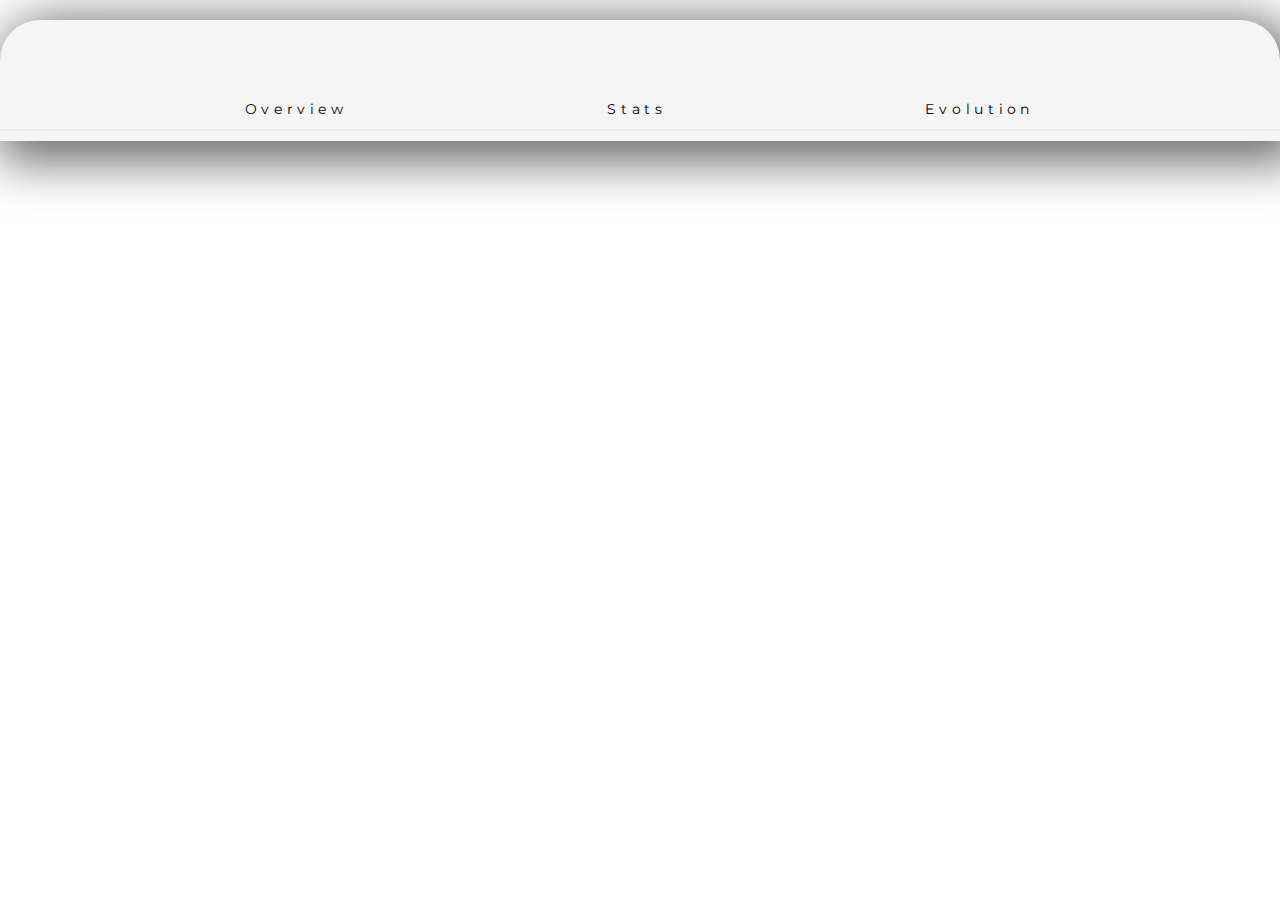
<file: Pokedex/details.html>
<!DOCTYPE html>
<html lang="en">
<head>
    <meta charset="UTF-8">
    <meta name="viewport" content="width=device-width, initial-scale=1.0">
    <link rel="stylesheet" href="https://cdnjs.cloudflare.com/ajax/libs/font-awesome/6.0.0-beta3/css/all.min.css">
    <title>Pokemon Details</title>
    <link rel="stylesheet" href="style2.css">
    
</head>
<body>
    <div id="pokemon-details">
    </div>

  
    <div class="details">
    <div class="tabs">
        <span data-tab-value="#tab_1">Overview</span>
        <span data-tab-value="#tab_2">Stats</span>
        <span data-tab-value="#tab_3">Evolution</span>
    </div>

    <div id="tab-content">
        <div class="tabs__tab active" id="tab_1" data-tab-info>
        </div>
        <div class="tabs__tab " id="tab_2" data-tab-info>
        </div>
        <div class="tabs__tab " id="tab_3" data-tab-info>
        </div>
    </div>
    </div>

<!-- preloader-->
<div class="loader-wrapper">
    <div class="loader">
    </div>
    <div class="loader-section section-left"></div>
    <div class="loader-section section-right"></div>
  </div>

<!-- preloader ends-->
    <script src="script2.js"></script>
</body>
</html>
</file>
<file: Clone Discord/style.css>
body {
    font-family: sans-serif;
    margin: 0;
    padding: 0;
    background-color: #f8f9fa;
}

header {
    background-color: #404eed;
    color: white;
    padding: 20px;
}

nav {
    display: flex;
    justify-content: space-between;
    align-items: center;
    max-width: 1200px;
    margin: 0 auto;
}

.logo {
    display: flex;
    align-items: center;
}

.logo img {
    width: 110px;
    margin-right: 10px;
}

.menu {
    list-style: none;
    display: flex;
}

.menu li {
    margin-left: 20px;
}

.menu a {
    color: white;
    text-decoration: none;
}

.login button {
    background-color: white;
    color: #404eed;
    border: none;
    padding: 10px 20px;
    border-radius: 20px;
    cursor: pointer;
}

/* Estilos da seção principal */
.hero {
    background-image: url(./img/image.png);
    background-size: cover;
    background-position: center center;
    background-repeat: no-repeat;
    color: white;
    text-align: center;
    padding: 100px 20px;
}

.hero-content {
    max-width: 800px;
    margin: 0 auto;
}

.hero h1 {
    font-size: 3em;
    margin-bottom: 20px;
}

.hero p {
    font-size: 1.2em;
    line-height: 1.5;
    margin-bottom: 30px;
}

.hero-buttons button {
    padding: 15px 30px;
    border: none;
    border-radius: 30px;
    cursor: pointer;
    font-size: 1em;
}

.download-button {
    background-color: white;
    color: #404eed;
    margin-right: 10px;
}

.open-in-browser {
    background-color: #23272a;
    color: white;
}

/* Estilos das seções de conteúdo */
.section-1 {
  background-color: #FFF;
  padding: 50px;
}

.section-2 {
  background-color: #F8F8F8;
  padding: 50px;
}

.section-3 {
  background-color: #FFF;
  padding: 50px;
}

.section-4 {
  background-color: #F8F8F8;
  padding: 50px;
}

.container-1 {
  display: flex;
  flex-direction: row;
  align-items: center;
  justify-content: space-between;
}

.container-2 {
  display: flex;
  flex-direction: row-reverse;
  align-items: center;
  justify-content: space-between;
}

.container-3 {
  display: flex;
  flex-direction: row;
  align-items: center;
  justify-content: space-between;
}

.container-4 {
  text-align: center;
  padding: 50px;
}

/* Estilos do rodapé */
footer {
    background-color: #23272a;
    color: white;
    padding: 50px 20px;
    text-align: center;
    margin-top: 20px;
}

/* Media queries para responsividade */
@media (max-width: 768px) {
    .menu {
        display: none; /* Esconde o menu em telas menores */
    }

    nav {
      flex-direction: column;
    }
}
</file>
<file: Clone Youtube/style.css>
body {
    font-family: sans-serif;
    margin: 0;
    background-color: #f9f9f9;
}

.header {
    background-color: #fff;
    display: flex;
    justify-content: space-between;
    align-items: center;
    padding: 10px 20px;
    box-shadow: 0 2px 5px rgba(0, 0, 0, 0.1);
}

.search-bar {
    display: flex;
}

.search-bar input {
    padding: 8px;
    border: 1px solid #ccc;
    border-radius: 3px 0 0 3px;
    width: 300px;
}

.search-bar button {
    background-color: #f0f0f0;
    border: 1px solid #ccc;
    border-radius: 0 3px 3px 0;
    padding: 8px 12px;
    cursor: pointer;
}

.search-bar button i {
    color: #888;
}

.user-icons {
    display: flex;
    align-items: center;
}

.user-icons i {
    margin-left: 15px;
    font-size: 20px;
    color: #555;
    cursor: pointer;
}

.watch-container {
    display: flex;
    padding: 20px;
}

.video-player {
    width: 70%; 
    padding-right: 20px;
}

.video-info {
    margin-top: 10px;
}

.video-title {
    font-size: 20px;
    margin-bottom: 5px;
}

.video-stats {
    display: flex;
    justify-content: space-between;
    align-items: center;
    color: #888;
    margin-bottom: 10px;
}

.video-stats p {
    font-size: 15px;
    color: #5a5959;
}

.video-actions button {
    background-color: transparent;
    border: none;
    color: #555;
    padding: 8px 12px;
    cursor: pointer;
    font-size: 14px;
}

.video-actions button i {
    margin-right: 5px;
}

.channel-info {
    display: flex;
    justify-content: space-between;
    align-items: center;
    padding: 10px 0;
}

.channel-details {
    display: flex;
    align-items: center;
}

.channel-details img {
    width: 50px;
    height: 50px;
    border-radius: 50%;
    margin-right: 10px;
}

.channel-name a {
    text-decoration: none;
    color: #000;
    font-weight: bold;
}

.channel-name p {
    color: #5a5959;
    font-size: 12px;
    margin-top: 5px;
}

.subscribe-button {
    background-color: #cc0000;
    color: #fff;
    border: none;
    padding: 10px 20px;
    border-radius: 3px;
    cursor: pointer;
    font-size: 16px;
}

.video-description {
    padding: 10px 0;
    font-size: 14px;
    color: #333;
    line-height: 1.6;
}

.video-description p {
    margin-top: 5px;

}

.related-videos {
    width: 30%; /* Ajuste conforme necessário */
    padding-left: 20px;
}

.related-videos h2 {
    font-size: 18px;
    margin-bottom: 10px;
}

.related-video {
    display: flex;
    margin-bottom: 15px;
    cursor: pointer;
}

.related-video img {
    width: 120px;
    height: 70px;
    object-fit: cover;
    margin-right: 10px;
}

.related-video-info a {
    text-decoration: none;
    color: #000;
    font-size: 14px;
    font-weight: bold;
}

.related-video-info p {
    font-size: 12px;
    color: #888;
    margin: 0;
}
</file>
<file: jogo yu-gi-oh/src/styles/buttons.css>
/**
* Styling for buttons
*/

/* button style */
.rpgui-button {
  /* hide button default stuff */
  background-color: Transparent;
  background-repeat: no-repeat;
  border: none;
  overflow: hidden;
  outline: none;

  /* background */
  background: url("../assets/rpg/button.png") no-repeat no-repeat;
  background-clip: padding-box;
  background-origin: padding-box;
  background-position: center;
  background-size: 100% 100%;

  /* font size */
  font-size: 1em;

  /* default size and display */
  max-width: 100%;
  min-width: 140px;
  height: 60px;
  display: inline-block;

  /* padding */
  padding-left: 35px;
  padding-right: 35px;
}

/* button hover */
.rpgui-button.hover,
.rpgui-button:hover {
  background-image: url("../assets/rpg/button-hover.png");
}

/* button clicked */
.rpgui-button.down,
.rpgui-button:active {
  background-image: url("../assets/rpg/button-down.png");
}

/* golden button stuff */
.rpgui-button.golden p {
  display: inline-block;
}

/* golden button style */
.rpgui-button.golden {
  /* hide button default stuff */
  background-color: Transparent;
  background-repeat: no-repeat;
  border: none;
  overflow: hidden;
  outline: none;

  /* background */
  background: url("../assets/rpg/button-golden.png") no-repeat no-repeat;
  background-clip: padding-box;
  background-origin: padding-box;
  background-position: center;
  background-size: 100% 80%;

  /* default size and display */
  max-width: 100%;
  min-width: 140px;
  height: 60px;
  display: inline-block;

  /* padding */
  padding-top: 5px;
  padding-left: 35px;
  padding-right: 35px;
  overflow: visible;
}

/* button hover */
.rpgui-button.golden.hover,
.rpgui-button.golden:hover {
  background-image: url("../assets/rpg/button-golden-hover.png");
}

/* button clicked */
.rpgui-button.golden.down,
.rpgui-button.golden:active {
  background-image: url("../assets/rpg/button-golden-down.png");
}

.rpgui-button.golden:before {
  white-space: nowrap;
  display: inline-block;
  content: "";
  width: 34px;
  display: block;
  height: 110%;
  background: transparent url("../assets/rpg/button-golden-left.png") no-repeat
    right center;
  background-size: 100% 100%;
  margin: 0 0 0 0;
  left: 0px;
  float: left;
  margin-left: -46px;
  margin-top: -5%;
}

.rpgui-button.golden:after {
  white-space: nowrap;
  display: block;
  content: "";
  width: 34px;
  height: 110%;
  background: transparent url("../assets/rpg/button-golden-right.png") no-repeat
    left center;
  background-size: 100% 100%;
  margin: 0 0 0 0;
  right: 0px;
  float: right;
  margin-right: -46px;
  margin-top: -5%;
}

/*
.rpgui-button.golden:hover:before {

  background-image: url('img/button-golden-left-hover.png');
}

.rpgui-button.golden:hover:after {

  background-image: url('img/button-golden-right-hover.png');
}
*/
</file>
<file: jogo yu-gi-oh/src/styles/containers_and_frames.css>
/**
* customized divs (containers) and framed objects (background and frame image).
*/

/* game div without background image*/
.rpgui-container {
  /* position style and default z */
  position: fixed;
  z-index: 10;

  overflow: show;
}

/* game div with background image*/
.framed {
  /* border */
  border-style: solid;
  border-image-source: url("../assets/rpg/border-image.png");
  border-image-repeat: repeat;
  border-image-slice: 6 6 6 6;
  border-image-width: 18px;
  border-width: 15px;
  padding: 12px;

  /* internal border */
  box-sizing: border-box;
  -moz-box-sizing: border-box;
  -webkit-box-sizing: border-box;

  /* background */
  background: url("../assets/rpg/background-image.png") repeat repeat;
  background-clip: padding-box;
  background-origin: padding-box;
  background-position: center;
}

/* game div with golden background image*/
.framed-golden {
  /* border */
  border-style: solid;
  border-image-source: url("../assets/rpg/border-image-golden.png");
  border-image-repeat: repeat;
  border-image-slice: 4 4 4 4;
  border-image-width: 18px;
  border-width: 15px;
  padding: 12px;

  /* internal border */
  box-sizing: border-box;
  -moz-box-sizing: border-box;
  -webkit-box-sizing: border-box;

  /* background */
  background: url("../assets/rpg/background-image-golden.png") repeat repeat;
  background-clip: padding-box;
  background-origin: padding-box;
  background-position: center;
}

/* game div with golden2 background image*/
.framed-golden-2 {
  /* border */
  border-style: solid;
  border-image-source: url("../assets/rpg/border-image-golden2.png");
  border-image-repeat: repeat;
  border-image-slice: 8 8 8 8;
  border-image-width: 18px;
  border-width: 15px;
  padding: 12px;

  /* internal border */
  box-sizing: border-box;
  -moz-box-sizing: border-box;
  -webkit-box-sizing: border-box;

  /* background */
  background: url("../assets/rpg/background-image-golden2.png") repeat repeat;
  background-clip: padding-box;
  background-origin: padding-box;
  background-position: center;
}

/* game div with soft grey background image*/
.framed-grey {
  position: relative;

  /* border */
  border-style: solid;
  border-image-source: url("../assets/rpg/border-image-grey.png");
  border-image-repeat: repeat;
  border-image-slice: 3 3 3 3;
  border-image-width: 7px;
  border-width: 7px;
  padding: 12px;

  /* internal border */
  box-sizing: border-box;
  -moz-box-sizing: border-box;
  -webkit-box-sizing: border-box;

  /* background */
  background: url("../assets/rpg/background-image-grey.png") repeat repeat;
  background-clip: padding-box;
  background-origin: padding-box;
  background-position: center;
}
</file>
<file: jogo yu-gi-oh/src/styles/main.css>
body{
    font-family: "Press Start 2P", system-ui;

}
.bg-video{
    position: absolute;
    z-index: -2;
    width: 100vw;
    height: 100vh;
    overflow: hidden;
    display: flex;
    justify-content: center;
}

.bg-video .video{
    height: 100vh;

}

.bg-video::after{
    content: "";
    position: absolute;
    top: 0;
    left: 0;
    height: 100vh;
    width: 100vw;
    background: linear-gradient(90deg,rgba(0,0,0,1) 0%, rgba(0,0,0,0.8) 50%, rgba(0,0,0,1) 100%);   
}

.container{
    position: relative;
    z-index: 3;
    display: flex;
    height: 100vh;

}

.container__left{
    width: 35%;
    min-width: 300px;
    display: flex;
    flex-direction: column;
    align-items: center;
    justify-content: space-around;
}

.container__right{
    width: 65%;
}

.score_box{
    background-color: #fff;
    padding: 30px;
}

.frame{
    border: 3px solid #000;
    border-radius: 5px;
}

.card_details{
    background-color: #fff;
    padding: 1rem;
    display: flex;
    flex-direction: column;
    align-items: center;
    justify-content: space-between;
    height: 6rem;
    width: 100%; 
}

.card_name{
    font-size: 0.8rem;

}
.card_type{
    font-size: 1rem ;
}

.card-box__container{
    height: 100vh;
    display: flex;
    flex-direction: column;
    justify-content: space-between;
    padding: 0.3rem;

}

.card-versus__container{
    margin-top: 5rem;
    display: flex;
    flex-direction: column;
    padding-top: 0.1rem;
    height: 300px;
    
}

.versus-top, .versus-bottom{
    display: flex;
    align-items: center;
    justify-content: center;
}

.versus-bottom{
    margin-top: 1rem;
}

#next-duel{
    display: none;
}

.card-box{
    height: 9rem;
    width: 100%;
    display: flex;
    flex-direction: row;
    align-items: center;
    justify-content: space-around;
}

.card-infield{
    height: 11.2rem;
    width: 8rem;
    border-radius: 8px;
}

.card{
    transition: transform 0.2s
}

.card:hover{
    transform: scale(1.2);
}
</file>
<file: Portfolio/assets/css/styles.css>
@import url('https://fonts.googleapis.com/css2?family=Inter&display=swap');
@import url('https://fonts.googleapis.com/css2?family=League+Spartan:wght@200;400&display=swap');

:root, :root[data-theme='dark'] {
  --primary-color: #F0F0F0;

  --primary-bg-color: #111217;
  --secondary-bg-color: #28292E;
  --primary-border-color: #28292E;
	--secondary-border-color: #56575A;

  --title-color: #F0F0F0;
  --text-color: #9A9A9C;
  --link-color: #9A9A9C;
  --icon-color: #C7C8C9;
}

:root[data-theme='light'] {
  --primary-color: #0B0B0F;

	--primary-bg-color: #E9E9E9;
	--secondary-bg-color: #C7C8C9;
	--primary-border-color: #C7C8C9;
	--secondary-border-color: #9A9A9C;

	--title-color: #0B0B0F;
	--text-color: #28292E;
	--link-color: #28292E;
	--icon-color: #56575A;
}

html[data-theme='light'] .brand__logo {
  filter: invert(1);
}

html[data-theme='light'] .technologies__logo {
  filter: invert(80%);
}

* {
  margin: 0;
  padding: 0;
  box-sizing: border-box;
  vertical-align: baseline;
  list-style: none;
  scrollbar-width: thin;
  scrollbar-color: var(--secondary-bg-color) transparent;
}

body {
  background: var(--primary-bg-color);
  font-family:'Inter', Tahoma, Geneva, Verdana, sans-serif;
  color: var(--text-color);
}

::-webkit-scrollbar {
  width: 0.5rem;
}

::-webkit-scrollbar-track {
  background-color: transparent;
}

::-webkit-scrollbar-thumb {
  background: var(--secondary-bg-color);
  border-radius: 50rem;
}

a {
  text-decoration: none;
  color: var(--text-color);
}

a:hover {
  color: var(--primary-color);
}

i {
  color: var(--icon-color);
}

b {
  font-weight: 400;
}

h1 {
  font-size: 2.5rem;
  font-weight: 200;
}

h2 {
  font-size: 2rem;
  text-align: center;
  letter-spacing: 0.4rem;
}

h3 {
  font-size: 1.55rem;
  text-align: left;
}

h4 {
  color: var(--primary-color);
  font-weight: 400;
  font-size: 1.15rem;
  text-align: left;
}

h1, h2, h3 {
  font-family: 'League Spartan', Tahoma, Geneva, Verdana, sans-serif;
  text-transform: uppercase;
  color: var(--title-color);
  font-weight: 200;
}

p, span, li {
  font-size: 1rem;
}

p {
  text-align: justify;
}

.header {
  display: flex;
  flex-flow: row wrap;
  justify-content: space-between;
  align-items: center;
  width: 100%;
  padding: 0.5rem 1rem;
  z-index: 2;
}

.header__toggle {
  display: flex;
  justify-content: flex-end;
}

.header__brand .brand__logo {
  width: 3.25rem;
  height: 3.25rem;
}

#toggleTheme {
  font-size: 1.5rem;
  color: var(--primary-color);
  cursor: pointer;
  transition: ease-in-out .4s;
}

.menu {
  display: flex;
  align-items: center;
  background: var(--primary-bg-color);
}

.menu__item {
  width: 100%;
  margin-top: 25px;
}

.menu__link {
  display: flex;
  align-items: center;
  gap: .5rem;
  margin-bottom: 25px;
}

.menu--mobile {
  width: 100vw;
  position: fixed;
  bottom: 0;
  justify-content: space-between;
  border-top: 1px solid var(--primary-border-color);
}

.menu--mobile .menu__link {
  flex-direction: column;
  justify-content: center;
  padding: 0.5rem 1rem;
}

.menu__link.active .menu__icon, 
.menu__link.active .menu__text,
.menu__link:hover .menu__icon, 
.menu__link:hover .menu__text {
  color: var(--primary-color);
}

.menu__icon, .menu__text {
  color: var(--text-color);
}

.menu__icon {
  font-size: 1.5rem;
}

.menu__text {
  font-size: .75rem;
  text-transform: uppercase;
}

.header__nav {
  display: none;
}

.menu--principal {
  gap: 1rem;
}

.menu--social {
  gap: 1rem;
}

.btn {
  display: flex;
  justify-content: center;
  align-items: center;
  gap: 0.625rem;
  width: 100%;
  background: transparent;
  border-radius: 3.125rem;
  border: none;
  padding: 0.875rem 1.5rem;
  transition: ease-in-out .3s;
  cursor: pointer;
  color: var(--primary-color);
}

.btn:hover {
  transform: scale(1.05);
  transition: ease-in-out .3s;
}

.btn span, .btn i {
  font-size: 1.25rem;
  text-transform: uppercase;
}

.btn--primary span {
  color: var(--primary-color);
}

.btn--primary {
  border: 1px solid var(--primary-color);
  margin-top: 20px;
}

main, .projects, .about, .contact {
  padding: 2.5rem 1rem;
}

main {
  display: flex;
  flex-direction: column;
  gap: 2rem;
}

.main__content1 {
  display: flex;
  flex-direction: column;
  gap: 1.5rem;
}

.main__content2 iframe {
  width: 100%;
  aspect-ratio: 16/9;
}

.technologies {
  display: flex;
  flex-direction: column;
  justify-content: flex-start;
  align-items: center;
  gap: 1.25rem;
  padding: 6.25rem 1rem 2rem;
  background: var(--secondary-bg-color);
  margin-top: -5.5rem;
}

.technologies h2 {
  font-size: 2rem;
  text-transform: none;
  letter-spacing: normal;
  text-align: start;
}

.technologies__list {
  display: flex;
  flex-flow: row wrap;
  gap: .5rem;
}

.technologies__item {
  display: flex;
  flex-direction: row;
  justify-content: center;
  align-items: center;
  width: 4.8rem;
  height: 4.8rem;
  aspect-ratio: 1/1;
  border: 1px solid var(--secondary-border-color);
  border-radius: 50rem;
}

.technologies__logo {
  height: 2.4rem;
}

.projects {
  display: flex;
  flex-direction: column;
  gap: 2rem;
}

.projects__container {
  display: flex;
  flex-direction: column;
  gap: 4rem;
}

.projects__card {
  display: flex;
  flex-direction: column;
  gap: 2rem;
}

.card__cover {
  width: 100%;
  border-radius: 0.5rem;
  object-fit: cover;
  object-position: center;
}

.card__body {
  display: flex;
  flex-direction: column;
  justify-content: center;
  align-items: flex-start;
  gap: 1rem;
}

.card__description {
  color: var(--title-color);
}

.card__list, .about__list {
  margin-left: 1.25rem
}

.card__item, .about__item {
  list-style: disc;
}

.card__buttons, .description__buttons {
  display: flex;
  flex-flow: row wrap;
  justify-content: center;
}

.card__buttons .btn {
  padding: .65rem 1.25rem;
}

.card__buttons .btn span {
    font-size: 1rem;
}

.card__body .technologies__list {
  gap: .75rem;
}

.card__body .technologies__item {
  width: 4rem;
  height: 4rem;
}

.card__body .technologies__logo {
  height: 2rem;
}

.projects .btn {
  width: auto;
  margin: auto;
}

.about {
  display: flex;
  flex-direction: column;
  gap: 1.5rem
}

.about__content1, .about__content2 {
  display: flex;
  flex-direction: column;
  align-items: flex-start;
  justify-content: flex-start;
  gap: 2rem;
}

.about__photo {
  width: 100%;
  object-fit: cover;
  object-position: center;
  pointer-events: none;
  border: 1px solid var(--primary-border-color);
}

.about__description {
  display: flex;
  flex-direction: column;
  justify-content: flex-start;
  gap: 1.5rem;
}

.about__icons {
  display: flex;
  align-items: center;
  gap: .85rem;
}

.about__icons i {
  font-size: 1.25rem;
}

.about__content2 .col1, 
.about__content2 .col2 {
  display: flex;
  flex-direction: column;
  text-align: justify;
  gap: 2rem;
}

.about__content2 .col1 .row1,
.about__content2 .col1 .row2 {
  display: flex;
  flex-direction: column;
  gap: .5rem; 
}

.accordion__header {
  width: 100%;
  display: flex;
  padding: 0.75rem 1rem;
  justify-content: space-between;
  align-items: center;
  border: 1px solid var(--primary-border-color);
  background: transparent;
  text-align: left;
  cursor: pointer;
  transition: ease-in-out .3s;
}

.accordion__header span {
  color: var(--title-color);
}

.accordion__header.start {
  border-radius: 0.25rem 0.25rem 0rem 0rem;
}

.accordion__header.end,
.accordion__item.active .accordion__body.end {
  border-radius: 0rem 0rem 0.25rem 0.25rem;
}

.accordion__item.active .accordion__header.end{
  border-radius: 0;
}

.accordion__body {
  display: none;
  padding: 1.25rem;
  flex-direction: column;
  align-items: flex-start;
  gap: 0.625rem;
  border: 1px solid var(--primary-border-color);
  }

.accordion__item.active .accordion__header {
  background: var(--secondary-bg-color);
}

.accordion__item.active .accordion__body {
  display: flex;
}

.accordion__item.active .bi-caret-down-fill {
  transform: rotate(180deg);
}

.contact {
  display: flex;
  flex-direction: column;
  justify-content: center;
  align-items: center;
  gap: 1.5rem;
  border-top: 1px solid var(--primary-border-color);
  border-bottom: 1px solid var(--primary-border-color);
}

.contact p {
  text-align: center;
}

.contact .btn {
  width: auto;
}

.contact .email {
  text-transform: lowercase;
}

footer {
  margin-bottom: 5rem;
}

footer p {
  font-size: .875rem;
  text-align: center;
  padding: 1rem;
}

/* Responsividade */
@media (min-width: 768px) {
  .header {
    position: fixed;
    border-bottom: 1px solid var(--primary-border-color);
    padding: 1rem 6rem;
    background: var(--primary-bg-color);
  }

  .nav--mobile {
    display: none;
  }

  .header__nav {
    display: flex;
  }

  .header__nav,
  .header__toggle {
    min-width: 30%;
  }

  h1 {
    font-size: 5rem;
  }

  h2 {
    font-size: 3rem;
  }

  main, .projects, .about {
    padding: 8rem 6rem 4rem 6rem;
  }

  .contact {
    padding: 6rem;
  }
  .contact p {
    width: 80%;
  }

  .main__content1 {
    display: flex;
    flex-direction: column;
    align-items: flex-start;
  }

  .technologies {
    padding: 6.25rem 6rem 2rem 6rem;
    margin-top: -6rem;
  }

  footer {
    margin: 0;
  }
}

@media (min-width: 992px) {
  .projects__card {
    flex-direction: row;
  }

  .projects__card.card--reverse {
    flex-direction: row-reverse;
    justify-content: space-between;
  }
  
  .card__cover {
    width: 55%;
  }

  .about {
    gap: 5rem;
  }

  .about__content1, .about__content2 {
    display: grid;
    grid-template-columns: 34% 60%;
    justify-content: flex-start;
    align-items: flex-start;
    gap: 4rem;
  }

  .about__description h2 {
    text-align: left;
  }

  .description__buttons {
    justify-content: flex-start;
  }
}

@media (min-width: 1200px) {

  h2 {
    font-size: 4rem;
  }

  h3 {
    font-size: 2.5rem;
  }

  main {
    padding: 12rem 6rem 2rem;
  }

  .main__content1 .btn {
    width: auto;
  }

  .technologies {
    flex-direction: row;
    justify-content: space-between;
    padding: 10rem 6rem 4rem;
  }

  .technologies h2 {
    font-size: 3rem;
    width: 55%;
  }

  .technologies__list {
    gap: 1rem;
  }

  .technologies__item {
    width: 6rem;
    height: 6rem;
  }
  
  .technologies__logo {
    height: 3rem;
  }

  p, span, li {
    font-size: 1.15rem;
  }

  .card__buttons .btn,
  .description__buttons .btn {
    width: auto;
  }
}

@media (min-width: 1400px) {
  h1 {
    font-size: 6.25rem;
  }

  h2 {
    font-size: 4.5rem;
  }

  h3 {
    font-size: 3.25rem;
  }

  .header {
    padding: 1rem 15rem;
  }

  main {
    padding: 12rem 15rem 2rem;
  }
  
  .technologies, .projects, .about {
    padding: 10rem 15rem 4rem;
  }

}
</file>
<file: Wikipedia/style.css>
body, html {
    margin: 0;
    padding: 0;
    font-family: 'Segoe UI', Tahoma, Geneva, Verdana, sans-serif;
    background-color: #f9f9fb;
    color: #333;
}

ul { 
    list-style: none; 
    padding-left: 5px; 
}

a { 
    color:blue; 
    text-decoration: none;
    transition: color 0.3s ease;
}

a:hover {
    color: #0056b3; 
    text-decoration: underline;
}

.header {
    background-color: #fff;
    padding: 20px 0;
    text-align: center;
    box-shadow: 0 2px 5px rgba(0,0,0,0.05); 
}

.logo img {
    max-width: 200px;
    height: auto;
}

.bar {
    background-color: #f9f9fb;
    padding:15px;
    border-top: solid 1px #cdcdcd;
    border-bottom: solid 1px #cdcdcd;
    text-align: center;
}

.content {
    max-width: 1450px;
    margin: auto;
    grid-gap: 3rem;
    display: grid;
    gap: 3rem; 
    grid-template-areas: "sidebar main anchors"; 
    grid-template-columns: minmax(0,15rem) minmax(0,2.5fr) minmax(0,15rem); 
    padding-left: 1rem;
    padding-right: 1rem;
    padding-top: 20px; 
    padding-bottom: 20px; 
}

.sidebar {
    grid-area: sidebar; 
    border-right: solid 1px #cdcdcd; 
    padding-right: 15px; 
    background-color: #fff; 
    padding: 20px; 
    border-radius: 8px; 
    box-shadow: 0 2px 5px rgba(0,0,0,0.05);
}

.main {
    grid-area: main; 
    background-color: #fff; 
    padding: 30px;
    border-radius: 8px;
    box-shadow: 0 2px 5px rgba(0,0,0,0.05);
}

.main h1 {
    color: #000; /* Cor mais forte para o título principal */
    font-size: 2.5em;
    margin-top: 0;
    margin-bottom: 20px;
    border-bottom: 2px solid #eee;
    padding-bottom: 10px;
}

.main h2 {
    color: #000; 
    font-size: 1.8em;
    margin-top: 30px;
    margin-bottom: 15px;
}

.main h3 {
    color: #000; 
    font-size: 1.4em;
    margin-top: 20px;
    margin-bottom: 10px;
}

.main p {
    line-height: 1.6;
    margin-bottom: 15px;
}

.main ul {
    list-style: disc;
    margin-left: 20px;
    margin-bottom: 15px;
}

.main ul li {
    margin-bottom: 8px;
}

hr {
    border: 0;
    border-top: 1px solid #eee;
    margin: 30px 0;
}

figure {
    text-align: center; 
    margin: 20px 0; 
}

figure img {
    max-width: 100%; 
    height: auto;
    border-radius: 5px; 
    box-shadow: 0 2px 5px rgba(0,0,0,0.1);
}

figcaption {
    font-style: italic;
    font-size: 0.9em;
    color: #666;
    margin-top: 10px;
}

.footer {
    min-height: 100px;
    border-top: solid 1px #cdcdcd; 
    background-color: #fff; 
    text-align: center;
    padding: 15px 0;
    margin-top: 30px;
    font-size: 0.9em;
    color: #666;
}

/* Responsividade básica */
@media (max-width: 768px) {
    .content {
        grid-template-areas: 
            "sidebar" 
            "main" 
            "anchors";
        grid-template-columns: 1fr; 
    }

    .sidebar, .anchors {
        border-right: none; 
        border-left: none;
        border-bottom: solid 1px #cdcdcd; 
        padding-bottom: 20px;
    }
    
    .anchors {
        border-bottom: none; 
    }
}
</file>
<file: Pokedex/style2.css>
@import url('https://fonts.googleapis.com/css?family=Lato:300,400&display=swap');
@import url('https://fonts.googleapis.com/css2?family=Montserrat&display=swap');

@font-face {
    font-family: pocketMonk;
    src: url(./Fonts/PocketMonk.ttf);
}

@font-face {
    font-family: slumbersWeight;
    src: url(./Fonts/SlumbersWeight.ttf);
}

@font-face {
    font-family: moltors;
    src: url(./Fonts/Moltors.ttf);
}

* {
    box-sizing: border-box;
    margin: 0;
    padding: 0;
}

:root {
    --grass: #5FBD58;
    --bug: #92BC2C;
    --dark: #595761;
    --dragon: #0C69C8;
    --electric: #F2D94E;
    --fairy: #EE90E6;
    --fighting: #D3425F;
    --fire: #dc872f;
    --flying: #A1BBEC;
    --ghost: #5F6DBC;
    --ground: #DA7C4D;
    --ice: #75D0C1;
    --normal: #A0A29F;
    --poison: #B763CF;
    --psychic: #ff2ca8;
    --rock: #a38c21;
    --steel: #5695A3;
    --water: #539DDF;
}
.grass {
    background: var(--grass);
    box-shadow: 0 0 20px var(--grass);
}

.bug {
    background: var(--bug);
    box-shadow: 0 0 20px var(--bug);
}

.dark {
    background: var(--dark);
    box-shadow: 0 0 20px var(--dark);
}

.dragon {
    background: var(--dragon);
    box-shadow: 0 0 20px var(--dragon);
}

.electric {
    background: var(--electric);
    box-shadow: 0 0 20px #796d26;
}

.fairy {
    background: var(--fairy);
    box-shadow: 0 0 20px var(--fairy);
}

.fighting {
    background: var(--fighting);
    box-shadow: 0 0 20px var(--fighting);
}

.flying {
    background: var(--flying);
    box-shadow: 0 0 20px var(--flying);
}

.ghost {
    background: var(--ghost);
    box-shadow: 0 0 20px var(--ghost);
}

.ground {
    background: var(--ground);
    box-shadow: 0 0 20px var(--ground);
}

.ice {
    background: var(--ice);
    box-shadow: 0 0 20px var(--ice);
}

.normal {
    background: var(--normal);
    box-shadow: 0 0 20px var(--normal);
}

.poison {
    background: var(--poison);
    box-shadow: 0 0 20px var(--poison);
}

.psychic {
    background: var(--psychic);
    box-shadow: 0 0 20px var(--psychic);
}

.rock {
    background: var(--rock);
    box-shadow: 0 0 20px var(--rock);
}

.steel {
    background: var(--steel);
    box-shadow: 0 0 20px var(--steel);
}

.water {
    background: var(--water);
    box-shadow: 0 0 20px var(--water);
}

.fire {
    background: var(--fire);
    box-shadow: 0 0 20px var(--fire);
}

.image {
    position: relative;
}

.image .imgFront{
    width: 30vh;
    height: 30vh;
    top: 7vh;
    position: relative;
    aspect-ratio: 1/1;
    z-index: 10;
}

.imgBack{
    position: absolute;
    width: 30vh;
    z-index: -10;
    top: 3vh;
    opacity: 0.5;
    animation: rotate 5s linear infinite;
    right: 0px;
}

.names{
    display: flex;
    flex-direction: column;
    align-items: center;
    position: relative;
    top: 2vh;
}

.name{
    font-size: 3em;
    font-weight: 800;
    letter-spacing: 5px;
    font-family: 'pocketMonk', sans-serif;
    top: 5vh;
    text-align: center;
    z-index: 99;
}

.japaneseName{
    font-size: 2em;
    font-weight: 800;
    letter-spacing: 5px;
    font-family: 'pocketMonk', sans-serif;
    top: 5vh;
    text-align: center;
    z-index: 99;
    color: rgba(255, 255, 255, 0.253);
}

@keyframes rotate {
    0% {
        transform: rotate(0deg);
    }

    100% {
        transform: rotate(360deg);
    }
}

.top{
    text-align: center;
    display: flex;
    flex-direction: column;
    align-items: center;
}

.top .name{
    font-size: 2.5em;
    font-weight: 800;
    letter-spacing: 5px;
    font-family: 'pocketMonk', sans-serif;
    margin-top: 10px;
    margin-bottom: 5px;

}
.id{
    background-color: rgba(0, 0, 0, 0.151);
    border-radius: 10px;
    padding: 5px;
}
    
[data-tab-info] {
    display: none;
}

.active[data-tab-info] {
    display: block;
}

.tab-content {
    font-size: 1em;
    font-weight: bold;
    color: rgb(82, 75, 75);
}

.tabs {
    font-size: 1em;
    justify-content:space-evenly;
    color: black;
    font-family: 'Montserrat', sans-serif;
    letter-spacing: 5px;
    display: flex;
    border-bottom: 2px solid rgba(207, 207, 207, 0.26);
    align-items: center;
    margin-top: 20px;
    padding-top: 40px;
    position: relative;
}

.tabs span {
    padding: 10px;
    transform: scale(0.9);
}

.tabs span:hover {
    transform: scale(1.1);
    transition: 0.5s;
    cursor: pointer;
    font-weight: bolder;
}

.listWrapper{
    display: flex;
    flex-direction: column;
    align-items: center;
    margin-top: 20px;
    font-size: 1.25em;
    font-style: oblique;
    
}

.listItem{
    font-size: 1.25em;
    font-family: 'Montserrat', sans-serif;
    margin: auto;
    padding: 1.5rem;
}

.stats{
    display: flex;
    flex-direction: column;
    font-size: 1em;
    font-weight: 900;
    font-family: 'Montserrat', sans-serif;
    margin-top: 10px;
    margin-bottom: 10px;
}
.stats hr{
    width: 100%;
    margin: 5px, 10px;
    padding: 5px, 10px;
    border: none;
    border-bottom: 2px solid rgba(255, 255, 255, 0.6);
}
.stats .stat{
    display: flex;
    justify-content: space-around;
    width: 100%;
}
.stat div{
    text-align: left;
    margin-top: 5px;
    width: 35%;
    padding: 7px;
    display: flex;
    justify-content: space-between;
}

.stats meter{
    width: 60%;
    height: 1.5em;
    border-radius: 10px;
    border: none;
    position: relative;
    top: 8px;
    padding-right: 5px;
}

meter::-webkit-meter-optimum-value{
    background-color: #23dd48be;
}
meter::-webkit-meter-suboptimum-value{
    background-color: #fdc945e6;
}
meter::-webkit-meter-even-less-good-value{
    background-color: #ff4545e2;
}
.stats meter::-webkit-meter-bar{
    background-color: rgba(183, 183, 183, 0.3);
    border: none;
}
.statTypes{
    
    display: flex;
    flex-direction: column;
    justify-content: center;
    align-items: center;
    margin: 1%;
}
.statTypes .statTypeText{
    
  
    width: 35%;
    margin-bottom: 1%;
    display: flex;
    justify-content: center;
    align-items: center;
    
}

.statTypes img{
    height: 35px;
    border-radius: 15px; 
    margin: 10px;
}
.statTypes .statIconHolder{
    font-size: 14px;
}


.poke__type__bg img {
    width: 20px;
    height: 20px;
    margin: 10px;
    overflow: visible;
    border-radius: 100%;

}

.poke__type__bg {
    width: 40px;
    height: 40px;
    margin: 10px;
    overflow: visible;
    border-radius: 100%;
}

.details{
    background-color: rgb(245, 245, 245);
    box-shadow: 10px 10px 50px 10px rgba(0, 0, 0, 0.6);
    border-radius: 40px 40px 0px 0px;
    padding-top: 10px;
    padding-bottom: 10px;
    margin-top: 20px;
}

.overview p{
    font-size: 1em;
    font-weight: 600;
    padding: 25px 20px;
    text-align: justify;
    font-family: 'Montserrat', sans-serif;
}
.genus{
    font-size: 1em;
    font-weight: lighter;
    font-family: 'moltors', sans-serif;
}
.types{
    display: flex;
    justify-content: center;
    align-items: center;
}
.heightWeight{
    display: flex;
    font-family: 'Montserrat', sans-serif;
    background-color: rgba(255, 255, 255, 0.329);
    box-shadow: 0px 0px 50px 0px rgba(0,0,0,0.2);
    border-radius: 20px;
    padding: 10px 50px;
    font-size: 1.25em;
    width: max-content;
    margin: 20px auto;
    text-align: center;
}
.about{
    font-size: 1em;
    display: flex;
    flex-direction: column;
    align-items: start;
    gap: 20px;
    text-transform: capitalize;
    padding: 25px 20px;
    text-align: justify;
    letter-spacing: 2px;
    font-family: 'Montserrat', sans-serif;
}

.previousBtn{
    width: 40px;
    height: 40px;
    position: fixed;
    top: 10px;
    left: 10px;
    z-index: 99999;
    border: none;
    outline: none;
    background-color: #202020;
    color: white;
    cursor: pointer;
    border-radius: 50%;
}
.nextBtn {
    width: 40px;
    height: 40px;
    top: 10px;
    right: 10px;
    position: fixed;
    z-index: 99999;
    border: none;
    outline: none;
    background-color: #202020;
    color: white;
    cursor: pointer;
    border-radius: 50%;
}
.btn{
    display: flex;
    justify-content: space-between;
}


.evolution {
    display: grid;
    grid-template-columns: repeat(6, 1fr);
    align-items: center !important;
    overflow: scroll;
    gap: 20px;
    margin-top: 20px;
    padding: 30px;
    font-size: 0.5em;
    font-weight: 600;
    text-align: center;
    letter-spacing: 2px;
    text-transform: capitalize;
    border-bottom: 2px solid rgba(207, 207, 207, 0.26);
}
::-webkit-scrollbar{
    display: none;
}

.evolution__pokemon {
    display: flex;
    flex-direction: column;
    justify-content: space-around;
    align-items: center;
}

.evolution__pokemon img {
    width: 200px;
    height: 200px;
    cursor: pointer;
    filter: contrast(1.5) brightness(0.8) saturate(1.2) drop-shadow(0px 0px 10px rgba(255, 255, 255, 0.37));
}
.evolution__pokemon h1{
    text-align: center;
    margin-bottom: 30px;
    font-family: 'moltors', sans-serif;

}

.varieties__pokemon img{
    width: 300px;
    height: 300px;
    filter: contrast(1.5) brightness(0.8) saturate(1.2) drop-shadow(0px 0px 10px rgba(255, 255, 255, 0.37));
}
.varieties__pokemon h1{
    text-align: center;
    margin-bottom: 30px;
    font-family: 'moltors', sans-serif; 
}
.varieties{
    display: grid;
        grid-template-columns: repeat(1, 2fr);
        align-items: center !important;
        overflow: scroll;
        gap: 20px;
        margin-top: 20px;
        padding: 30px;
        font-size: 0.5em;
        font-weight: 600;
        text-align: center;
        letter-spacing: 2px;
        text-transform: capitalize;

}

.container {
    display: flex;
    justify-content: center;
    align-items: center;
    height: 100vh;
    padding: 1rem;
  }
  
  @media (max-width: 567px) {
    h1 {
      font-size: 7vw;
      text-align: center;
    }
  }
  
  .loader-wrapper {
    --line-width: 5px;
    --curtain-color: #f1faee;
    --outer-line-color: #a8dadc;
    --middle-line-color: #457b9d;
    --inner-line-color: #1d3557;
    position:fixed;
    top:0;
    left:0;
    width:100%;
    height:100%;
    z-index:1000;
  }
  
  .loader {
    display:block;
    position: relative;
    top:50%;
    left:50%;
    width:150px;
    height:150px;
    margin:-75px 0 0 -75px;
    border:var(--line-width) solid transparent;
    border-top-color: var(--outer-line-color);
    border-radius:100%;
    -webkit-animation: spin 2s linear infinite;
            animation: spin 2s linear infinite;
    z-index:1001;
  }
  
  .loader:before {
    content:"";
    position: absolute;
    top:4px;
    left:4px;
    right:4px;
    bottom:4px;
    border:var(--line-width) solid transparent;
    border-top-color: var(--inner-line-color);
    border-radius:100%;
    -webkit-animation: spin 3s linear infinite;
            animation: spin 3s linear infinite;
  }
  
  .loader:after {
    content:"";
    position: absolute;
    top:14px;
    left:14px;
    right:14px;
    bottom:14px;
    border:var(--line-width) solid transparent;
    border-top-color: var(--middle-line-color);
    border-radius:100%;
    -webkit-animation: spin 1.5s linear infinite;
            animation: spin 1.5s linear infinite;
  }
  
  @-webkit-keyframes spin {
    0%   { 
      -webkit-transform: rotate(0deg); 
        -ms-transform: rotate(0deg); 
            transform: rotate(0deg);
    }
    100% { 
      -webkit-transform: rotate(360deg); 
        -ms-transform: rotate(360deg); 
            transform: rotate(360deg);
    }
  }
  @keyframes spin {
    0%   { 
      -webkit-transform: rotate(0deg); 
        -ms-transform: rotate(0deg); 
            transform: rotate(0deg);
    }
    100% { 
      -webkit-transform: rotate(360deg); 
        -ms-transform: rotate(360deg); 
            transform: rotate(360deg);
    }
  }
  
  .loader-wrapper .loader-section {
    position:fixed;
    top:0;
    background:var(--curtain-color);
    width:51%;
    height:100%;
    z-index:1000;
  }
  
  .loader-wrapper .loader-section.section-left {
    left:0
  }
  .loader-wrapper .loader-section.section-right {
    right:0;
  }
  
  .loaded .loader-wrapper .loader-section.section-left {
    transform: translateX(-100%);
    transition: all 0.7s 0.3s cubic-bezier(0.645,0.045,0.355,1.000);
  }
  .loaded .loader-wrapper .loader-section.section-right {
    transform: translateX(100%);
    transition: all 0.7s 0.3s cubic-bezier(0.645,0.045,0.355,1.000);
  }
  .loaded .loader {
    opacity: 0;
    transition: all 0.3s ease-out;
  }
  .loaded .loader-wrapper {
    visibility: hidden;
    transform:translateY(-100%);
    transition: all .3s 1s ease-out;
  }
</file>
